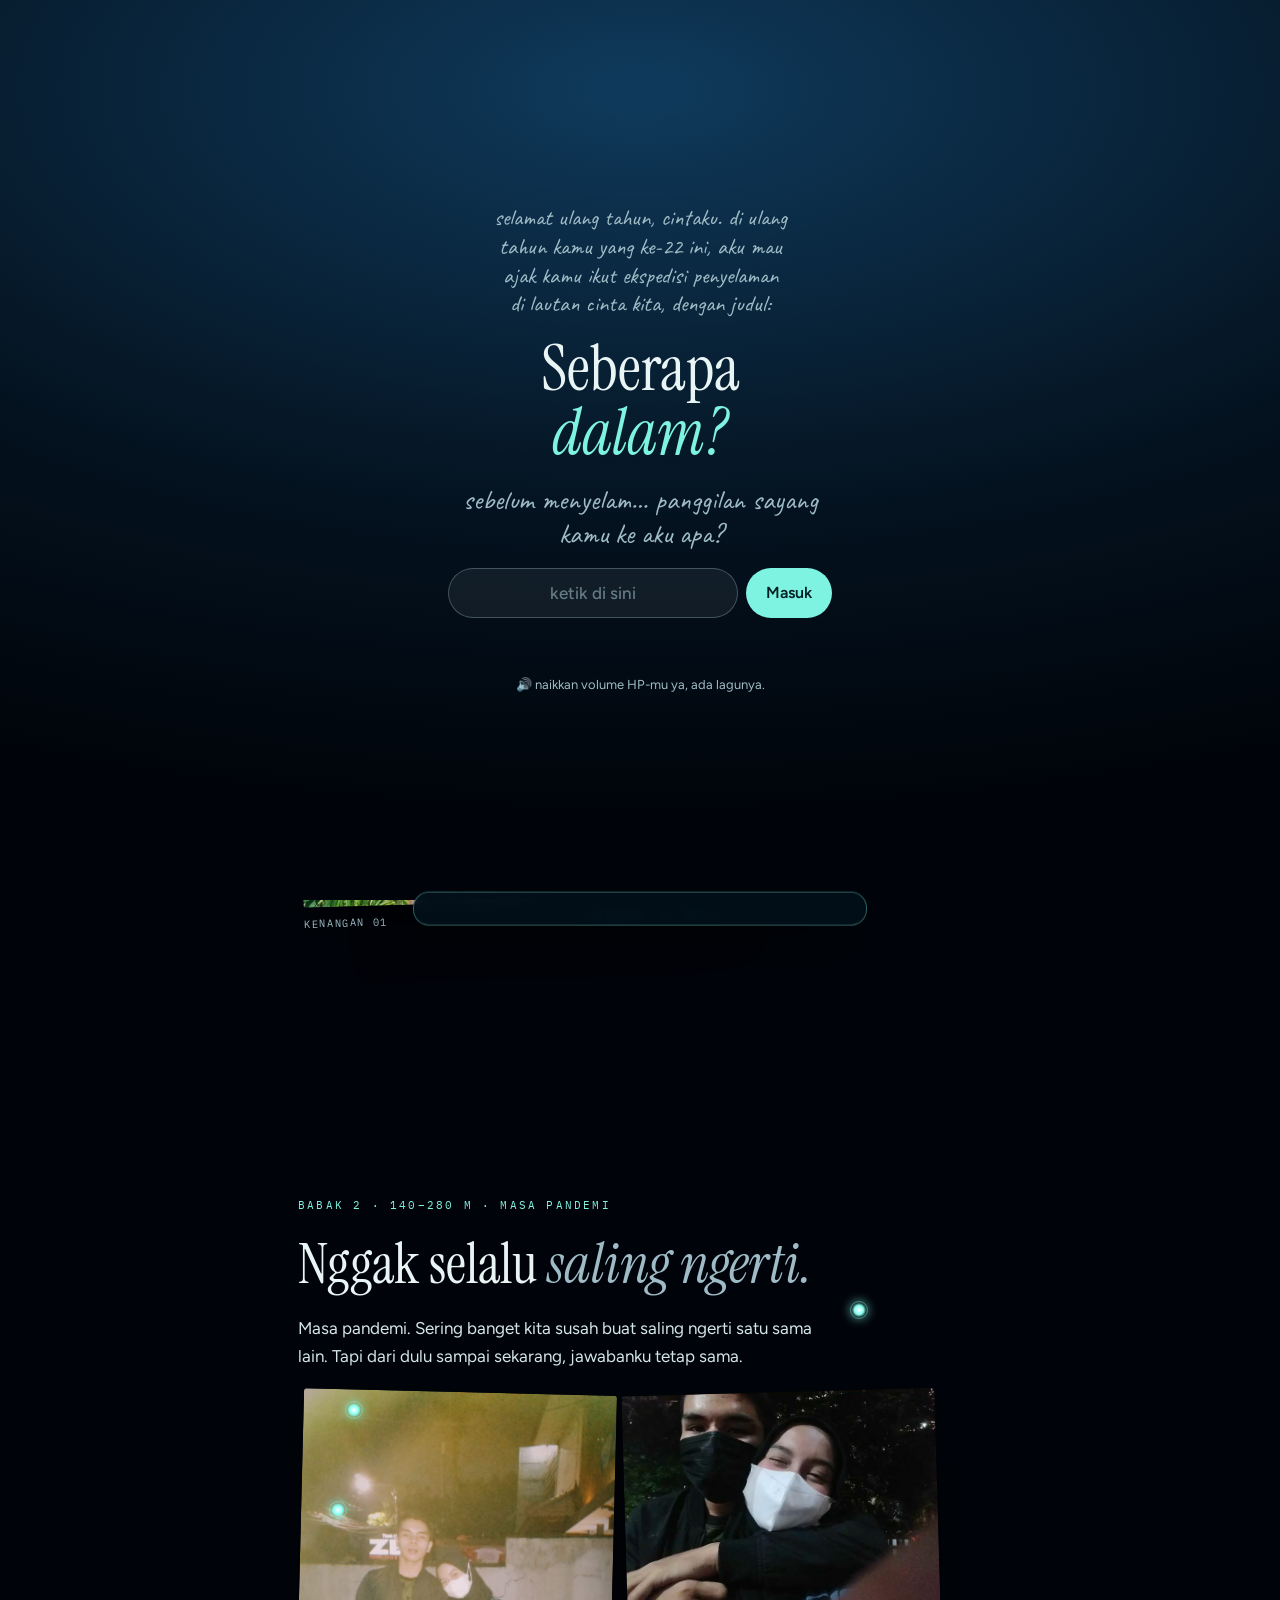
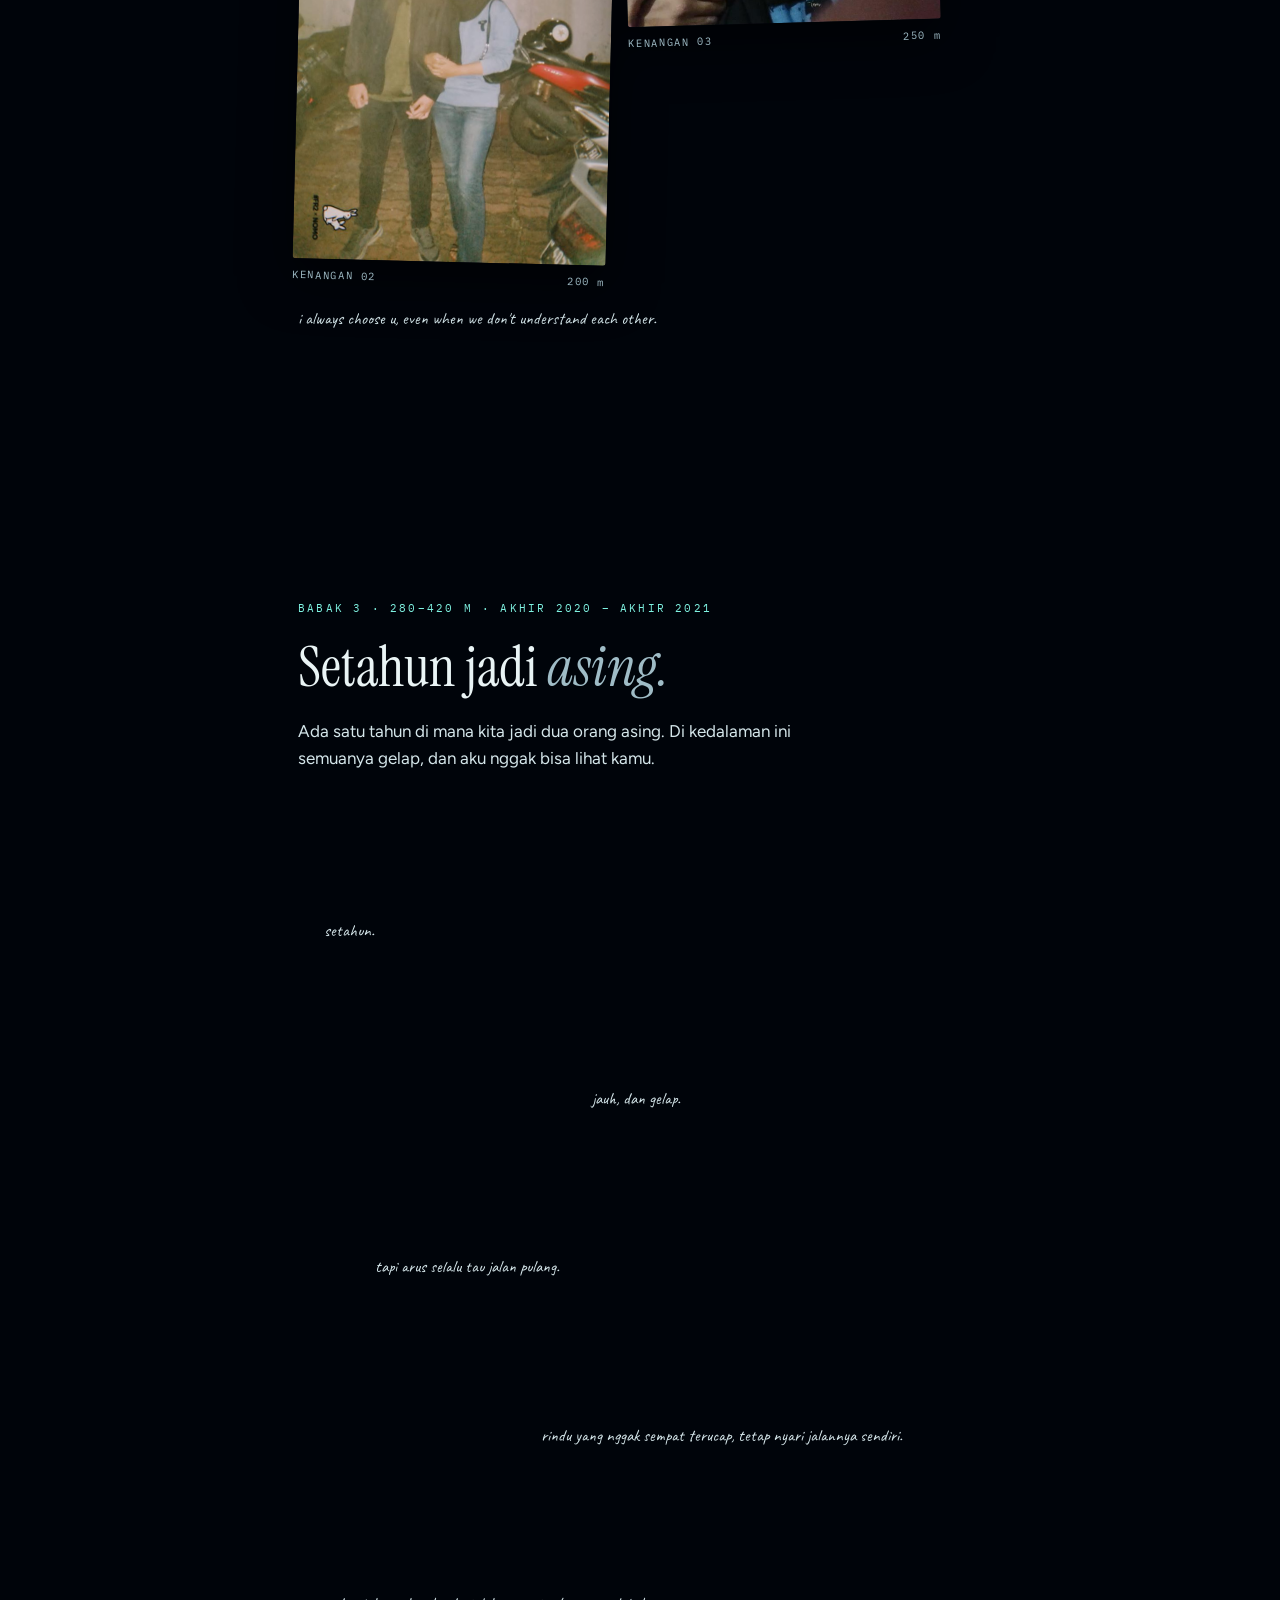
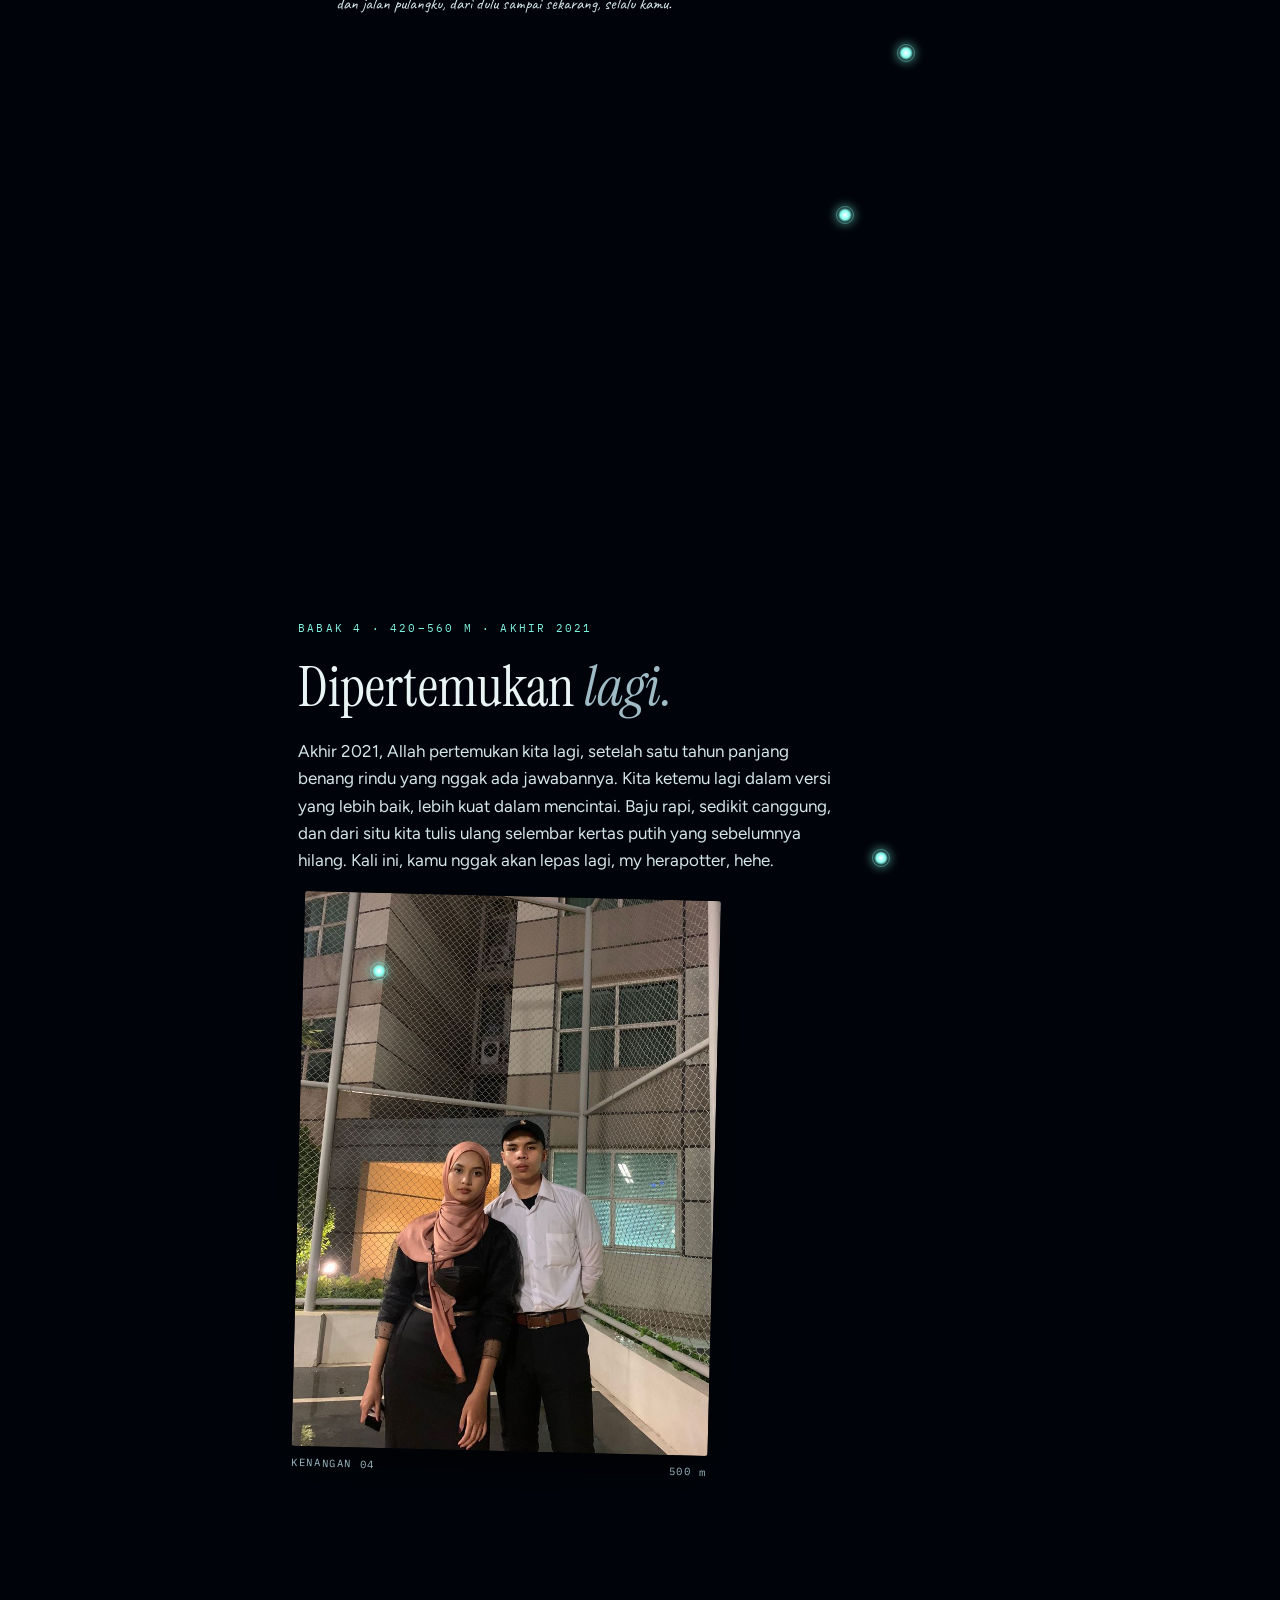
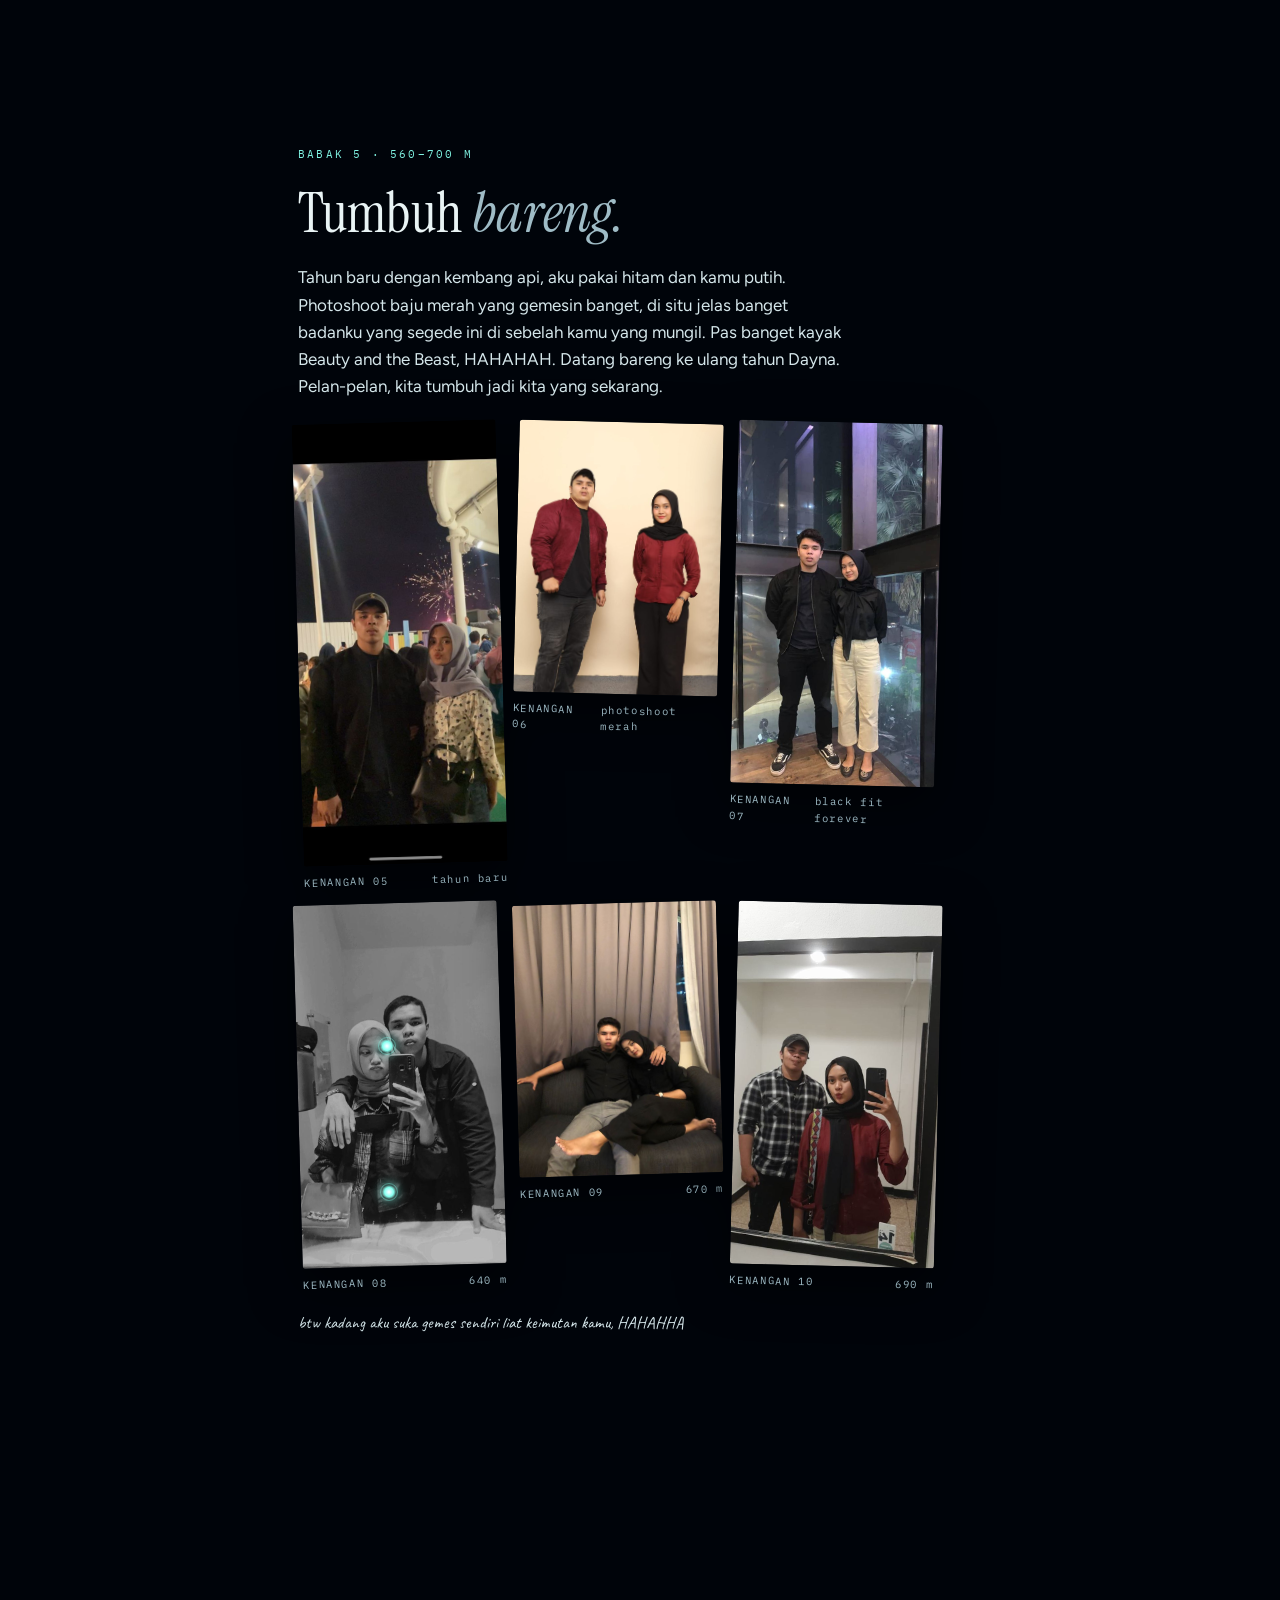
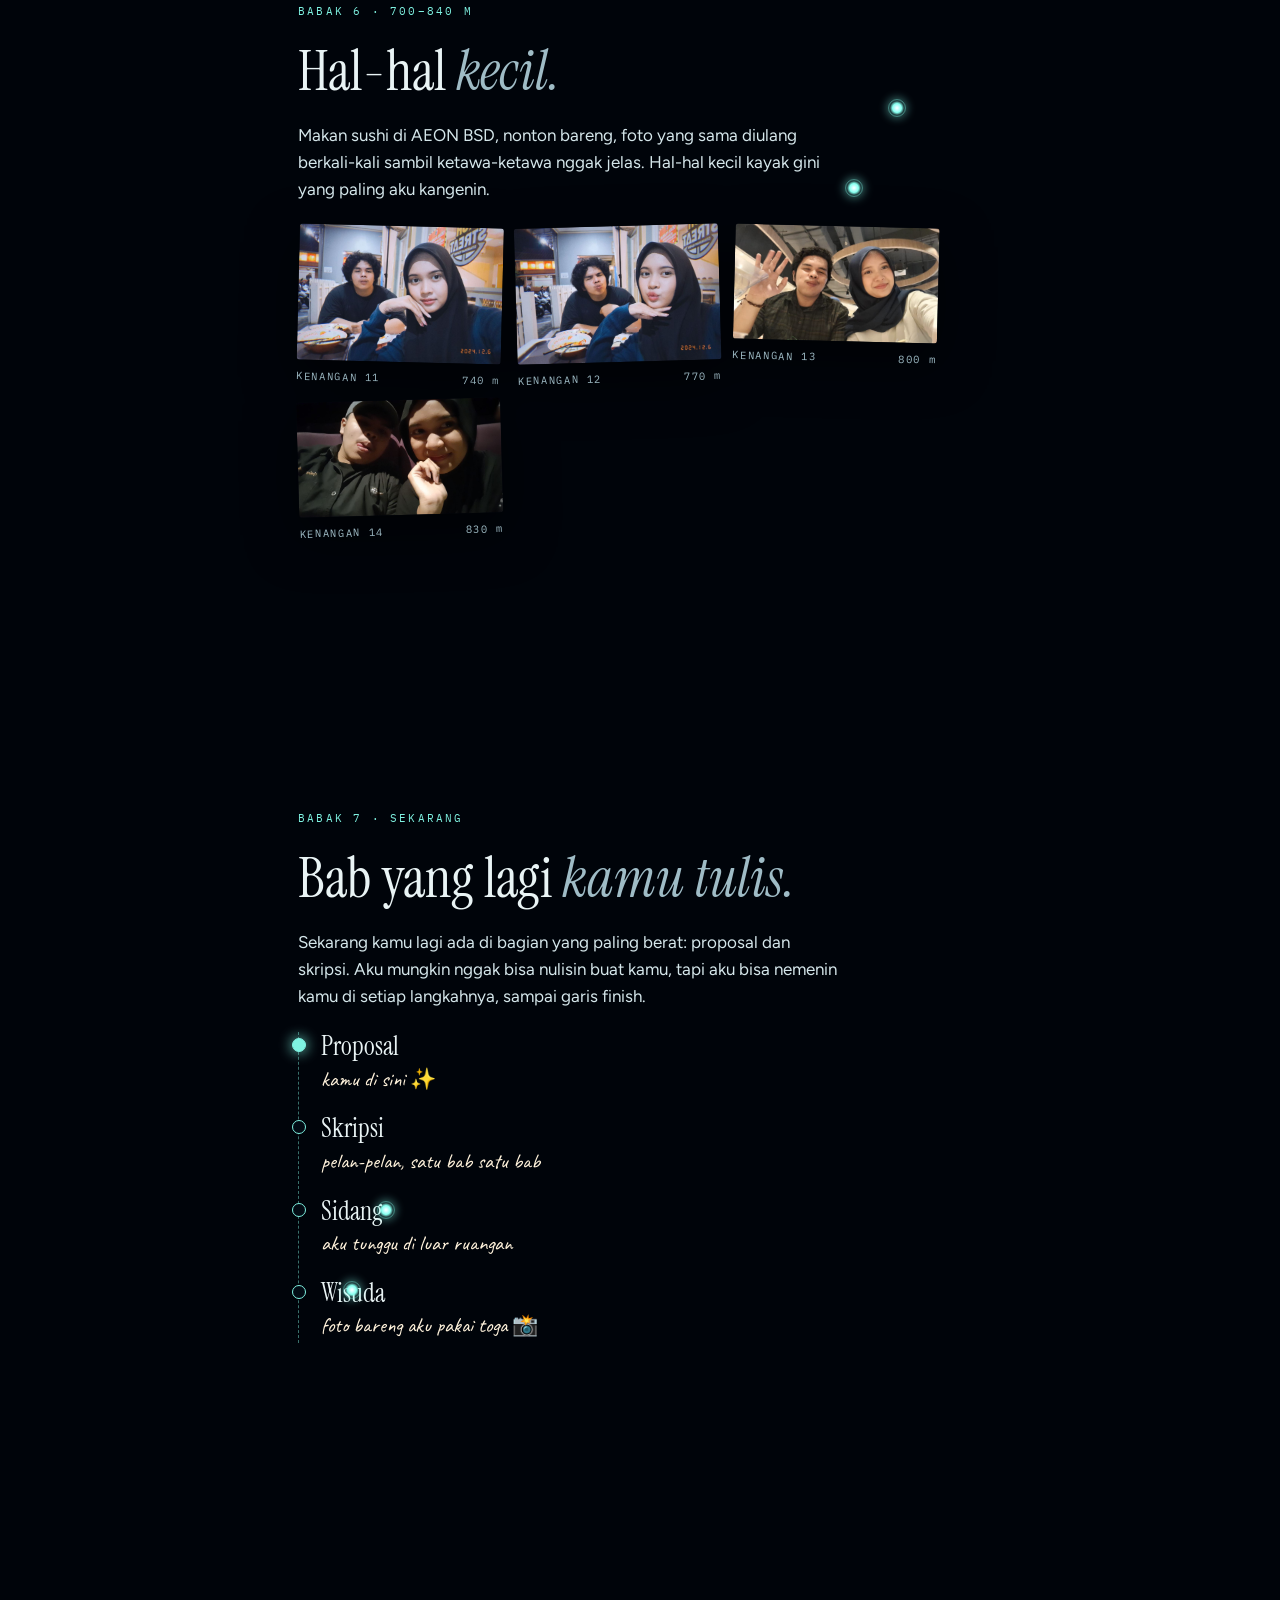
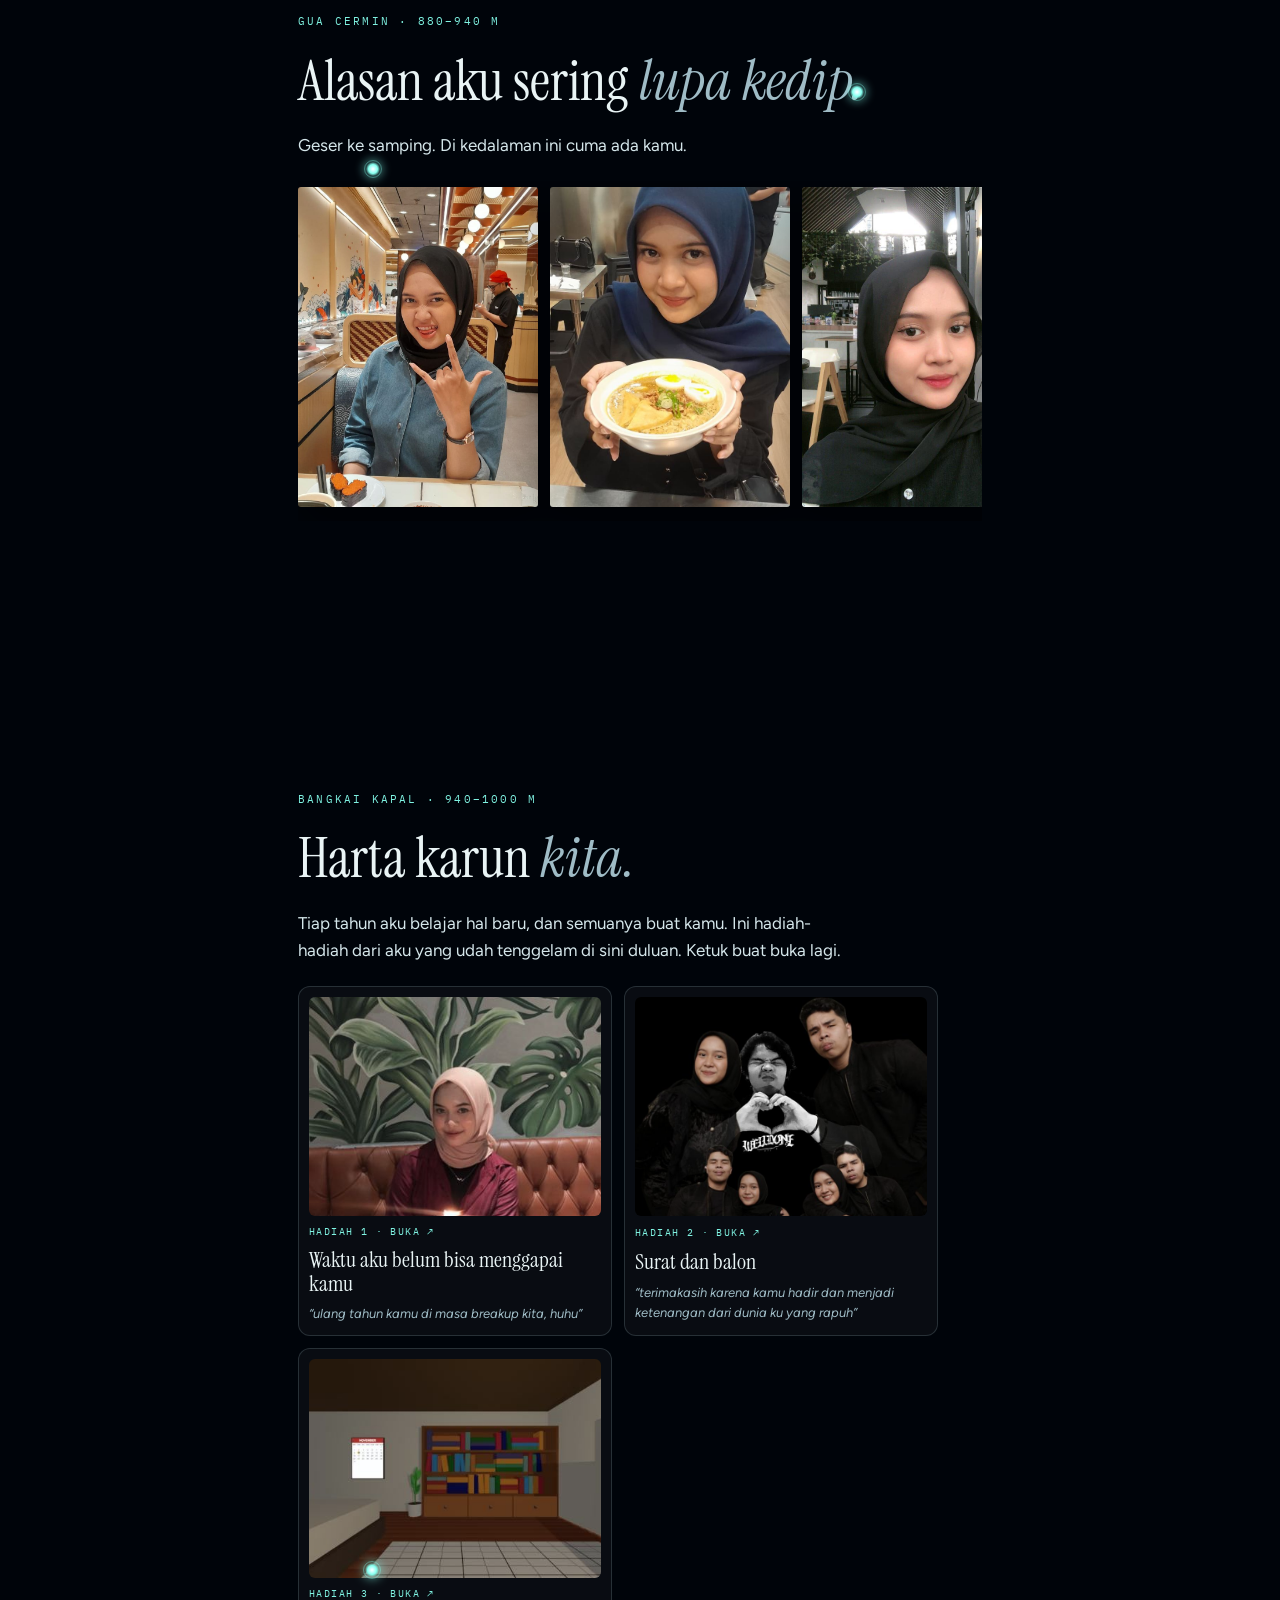
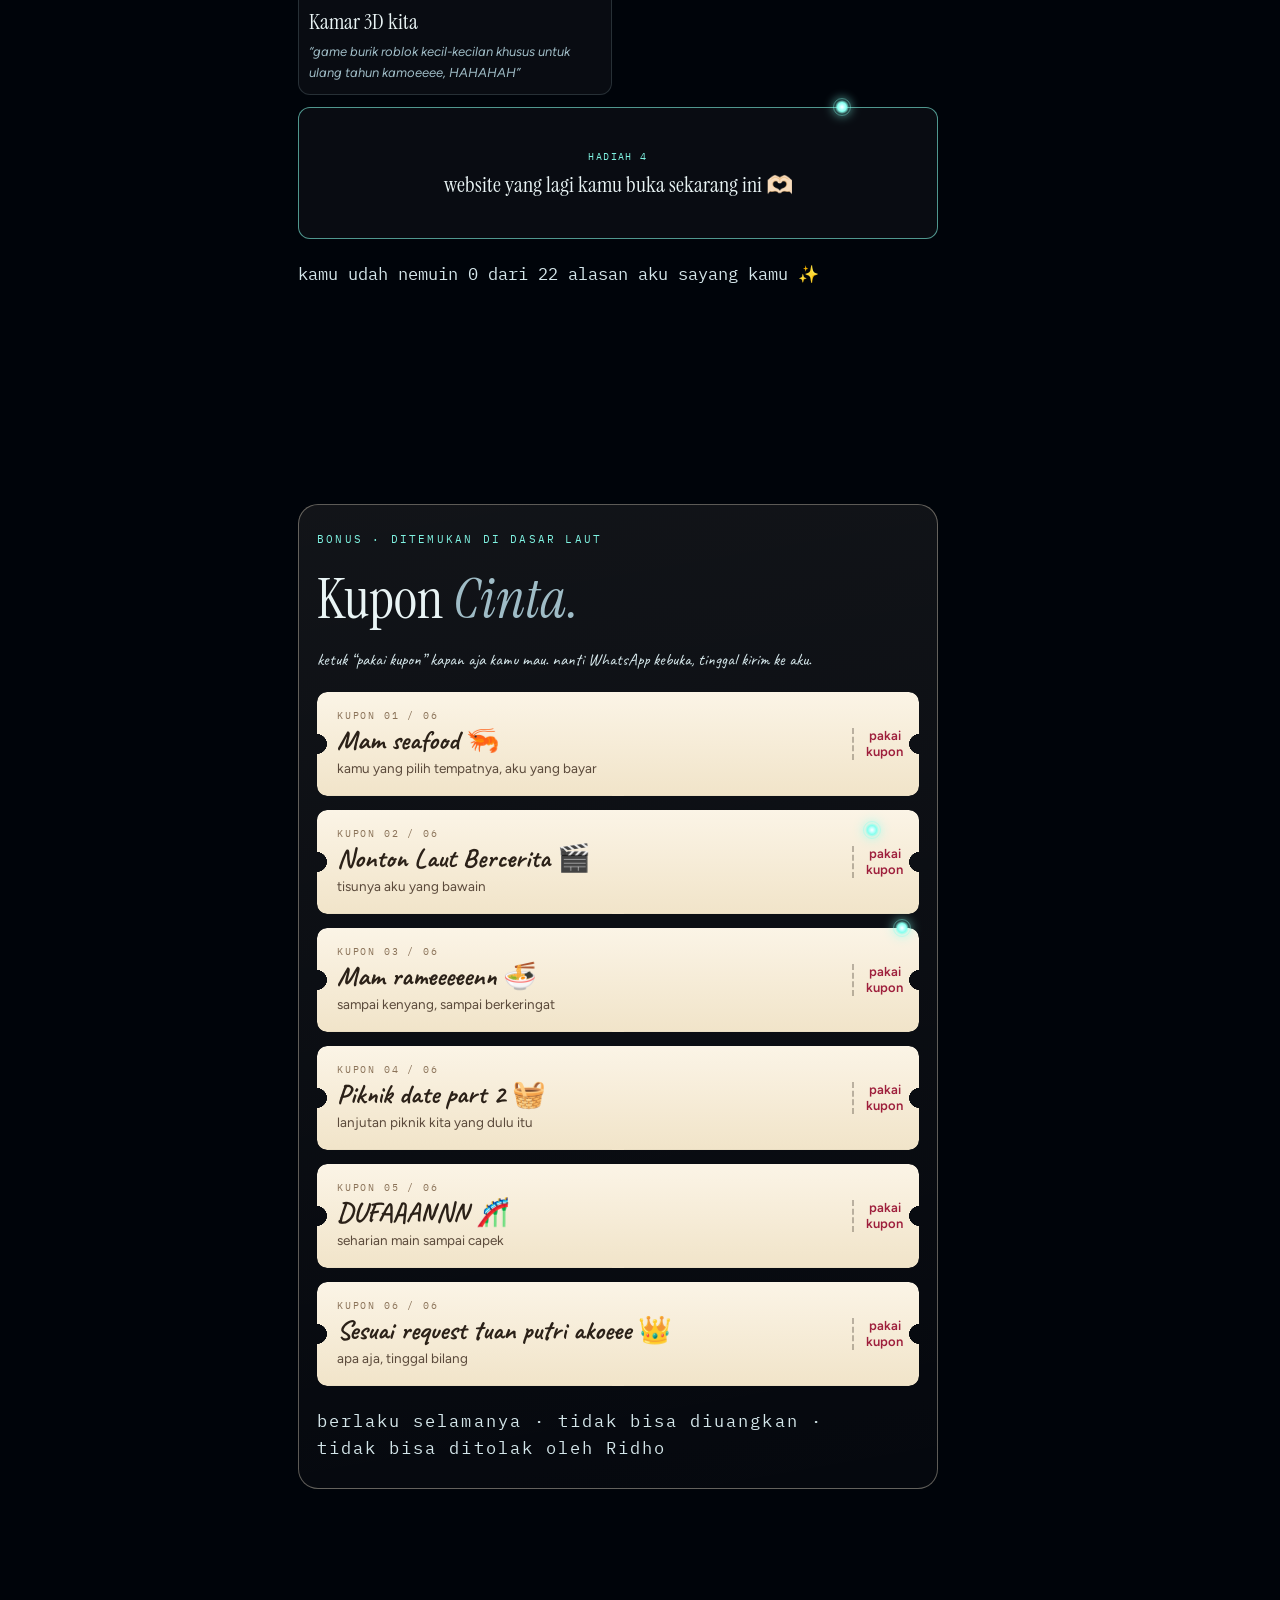
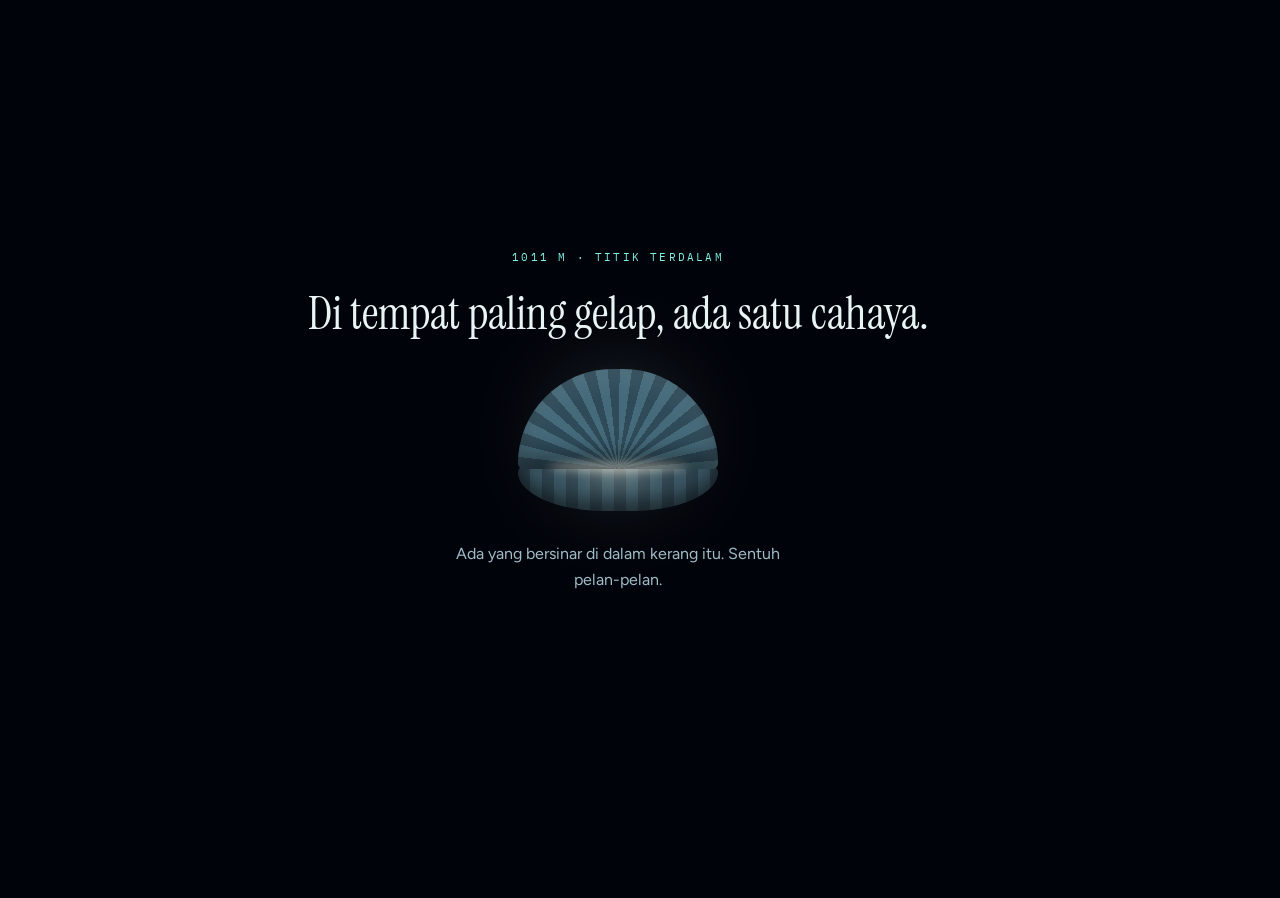
<file: index.html>
<!doctype html>
<html lang="id">
<head>
<meta charset="utf-8">
<meta name="viewport" content="width=device-width,initial-scale=1,viewport-fit=cover">
<meta name="theme-color" content="#04121f">
<meta property="og:title" content="Seberapa Dalam?">
<meta property="og:description" content="untuk Hera, permataku · 10 November 2026">
<meta property="og:image" content="https://seberapadalam.vercel.app/og.jpg">
<meta property="og:image:width" content="1200"><meta property="og:image:height" content="630">
<meta property="og:url" content="https://seberapadalam.vercel.app/">
<meta property="og:type" content="website">
<meta name="twitter:card" content="summary_large_image">
<link rel="icon" href="icon.png"><link rel="apple-touch-icon" href="icon.png">
<style>:root{padding-top:env(safe-area-inset-top,0px);padding-bottom:env(safe-area-inset-bottom,0px)}body{margin:0;font:14px system-ui,-apple-system,"Segoe UI",sans-serif}img{max-width:100%}[hidden]{display:none!important}</style>
</head>
<body>
<title>Seberapa Dalam</title>
<meta name="claude:viewport-fit-sides" content="cover">
<link rel="preconnect" href="https://fonts.googleapis.com">
<link rel="preconnect" href="https://fonts.gstatic.com" crossorigin>
<link rel="stylesheet" href="https://fonts.googleapis.com/css2?family=Instrument+Serif:ital@0;1&family=Figtree:wght@400;500;600&family=IBM+Plex+Mono:wght@400;500&family=Caveat:wght@500;700&display=swap">
<style>
/* Layout: one long vertical dive. Fixed sea canvas behind, depth gauge on the right edge,
   chapters as "specimens" found at each depth, a pearl at 1011 m (10/11), sunrise at the end. */
:root{
  --sea-top:#0d3556; --sea-mid:#06263b; --abyss:#020b14; --ink:#00040a;
  --foam:#e9f4f5; --mist:#9fbcc6; --glow:#7ff3e2; --coral:#e2566a; --pearl:#fff3dc;
  --display:"Instrument Serif", "Iowan Old Style", Georgia, serif;
  --body:"Figtree", system-ui, -apple-system, "Segoe UI", sans-serif;
  --mono:"IBM Plex Mono", ui-monospace, Menlo, monospace;
  --hand:"Caveat", "Segoe Print", cursive;
  --beat:.35;
  color-scheme:dark;
}
[hidden]{display:none!important}
html,body{background:var(--ink);color:var(--foam)}
body{font-family:var(--body);font-size:16px;line-height:1.6;overflow-x:hidden}
body.locked{overflow:hidden;height:100%}
#sea{position:fixed;inset:0;width:100%;height:100%;z-index:0;display:block}
.wrap{position:relative;z-index:2;padding-left:max(16px,env(safe-area-inset-left,0px));padding-right:max(16px,env(safe-area-inset-right,0px))}
button{font:inherit;color:inherit;cursor:pointer}
:focus-visible{outline:2px solid var(--glow);outline-offset:3px}

/* ---------- overlays: gate + surface ---------- */
.screen{position:fixed;inset:0;z-index:20;display:grid;place-items:center;text-align:center;
  padding:max(24px,env(safe-area-inset-top,0px)) max(20px,env(safe-area-inset-right,0px)) max(24px,env(safe-area-inset-bottom,0px)) max(20px,env(safe-area-inset-left,0px));
  transition:opacity 1.2s ease, visibility 1.2s}
.screen.gone{opacity:0;visibility:hidden;pointer-events:none}
.gate{background:radial-gradient(120% 80% at 50% 10%, #0f3a5c 0%, #04121f 60%, #00040a 100%)}
.gate .inner{max-width:24rem;width:100%;min-width:0;display:grid;grid-template-columns:minmax(0,1fr);gap:18px}
.screen > *{max-width:100%;min-width:0}
.surface .inner,.lock .inner{width:100%;grid-template-columns:minmax(0,1fr)}
.eyebrow{font-family:var(--mono);font-size:11px;letter-spacing:.22em;text-transform:uppercase;color:var(--mist)}
.gate h1{font-family:var(--display);font-weight:400;font-size:clamp(40px,11vw,64px);line-height:1;margin:0;text-wrap:balance}
.gate h1 em{color:var(--glow)}
.gate p{margin:0;color:var(--mist)}
.ask{font-family:var(--hand);font-size:28px;color:var(--foam);line-height:1.2}
.field{display:flex;gap:8px}
.field input{flex:1;min-width:0;width:100%;background:rgba(255,255,255,.06);border:1px solid rgba(159,188,198,.35);border-radius:999px;
  padding:12px 18px;color:var(--foam);font:500 17px var(--body);text-align:center}
.field input::placeholder{color:rgba(159,188,198,.6)}
.btn{background:var(--glow);color:#032125;border:0;border-radius:999px;padding:12px 20px;font-weight:600}
.btn.ghost{background:transparent;color:var(--foam);border:1px solid rgba(233,244,245,.4)}
.hint{min-height:1.5em;font-size:14px;color:var(--coral)}
.shake{animation:shake .45s}
@keyframes shake{20%,60%{transform:translateX(-8px)}40%,80%{transform:translateX(8px)}}

.surface{background:linear-gradient(#020a14 0%, #071d33 55%, #0d3556 100%);touch-action:none;user-select:none;-webkit-user-select:none}
.moon{position:absolute;top:12%;left:50%;width:84px;height:84px;margin-left:-42px;border-radius:50%;
  background:radial-gradient(circle at 38% 38%, #fffaf0, #f3e3c3 60%, #d9c39d);box-shadow:0 0 60px 18px rgba(255,243,220,.18)}
.surface .inner{position:relative;max-width:22rem;display:grid;gap:14px;margin-top:10vh}
.surface h2{font-family:var(--display);font-weight:400;font-size:clamp(34px,9vw,48px);line-height:1.05;margin:0;text-wrap:balance}
.surface p{margin:0;color:var(--mist)}
.blow{position:relative;width:132px;height:132px;margin:10px auto 0;border-radius:50%;border:1px solid rgba(127,243,226,.5);
  display:grid;place-items:center;background:radial-gradient(circle, rgba(127,243,226,.12), transparent 70%)}
.blow svg{position:absolute;inset:-6px;width:144px;height:144px;transform:rotate(-90deg)}
.blow circle{fill:none;stroke-width:4}
.blow .track{stroke:rgba(127,243,226,.15)}
.blow .fill{stroke:var(--glow);stroke-linecap:round;stroke-dasharray:440;stroke-dashoffset:440;transition:stroke-dashoffset .12s linear}
.blow span{font-family:var(--hand);font-size:26px;line-height:1}
.blow.pulse{animation:pulse 2.4s ease-in-out infinite}
@keyframes pulse{50%{box-shadow:0 0 0 14px rgba(127,243,226,0)} 0%{box-shadow:0 0 0 0 rgba(127,243,226,.35)}}
.small{font-size:13px;color:var(--mist)}
.mic{font-size:13px}
.mic button{background:none;border:0;color:var(--glow);text-decoration:underline;padding:4px}

/* ---------- gauge ---------- */
.gauge{position:fixed;z-index:10;top:50%;transform:translateY(-50%);right:max(8px,env(safe-area-inset-right,0px));
  height:52vh;width:46px;display:flex;flex-direction:column;align-items:center;opacity:0;transition:opacity 1s;pointer-events:none}
.gauge.on{opacity:1}
.gauge .rail{position:relative;flex:1;width:1px;background:linear-gradient(rgba(233,244,245,.5),rgba(233,244,245,.08))}
.gauge .dot{position:absolute;left:-4px;top:0;width:9px;height:9px;border-radius:50%;background:var(--glow);box-shadow:0 0 12px var(--glow)}
.gauge .read{font-family:var(--mono);font-size:11px;line-height:1.3;text-align:center;color:var(--foam);margin-top:8px;font-variant-numeric:tabular-nums}
.gauge .read b{display:block;font-weight:500;font-size:13px}
.gauge .gcount{display:block;margin-top:8px;color:var(--glow);font-size:11px}
.gauge .lbl{font-family:var(--mono);font-size:9px;letter-spacing:.18em;color:var(--mist);margin-bottom:8px}

/* ---------- dive ---------- */
.dive{max-width:40rem;margin:0 auto;padding-right:44px}
.chapter{position:relative;padding-block:22vh 8vh;display:grid;gap:22px}
.chapter:first-child{padding-top:30vh}
.depth{font-family:var(--mono);font-size:11px;letter-spacing:.2em;text-transform:uppercase;color:var(--glow)}
.chapter h3{font-family:var(--display);font-weight:400;font-size:clamp(34px,8.5vw,56px);line-height:1.02;margin:0;text-wrap:balance}
.chapter h3 em{color:var(--mist)}
.chapter p{margin:0;max-width:34rem;color:#d4e6ea;font-size:17px}
.specimens{display:grid;grid-template-columns:repeat(auto-fit,minmax(150px,1fr));gap:14px;align-items:start}
.specimens.one{grid-template-columns:minmax(0,26rem)}
figure{margin:0;min-width:0}
figure img{display:block;width:100%;height:auto;border-radius:3px;box-shadow:0 18px 50px rgba(0,0,0,.55)}
figure.tilt-l{transform:rotate(-1.6deg)} figure.tilt-r{transform:rotate(1.4deg)}
figcaption{font-family:var(--mono);font-size:10.5px;letter-spacing:.06em;color:var(--mist);margin-top:8px;display:flex;justify-content:space-between;gap:8px}
.note{font-family:var(--hand);font-size:24px;line-height:1.25;color:var(--pearl)}

/* strip of Hera */
.strip{display:flex;gap:12px;overflow-x:auto;scroll-snap-type:x mandatory;padding:6px 2px 14px;margin-right:-44px}
.strip figure{flex:0 0 62%;max-width:15rem;scroll-snap-align:start}
.strip img{aspect-ratio:3/4;object-fit:cover}

/* glowing reasons */
.orb{position:absolute;width:40px;height:40px;border-radius:50%;border:0;padding:0;z-index:3;background:transparent;-webkit-tap-highlight-color:transparent;
  animation:float 6s ease-in-out infinite;filter:brightness(calc(.6 + var(--beat) * 1.3))}
.orb::before{content:"";position:absolute;inset:13px;border-radius:50%;
  background:radial-gradient(circle,#f2fffd 0%,var(--glow) 45%,rgba(127,243,226,0) 80%);box-shadow:0 0 10px 3px rgba(127,243,226,.45)}
.orb::after{content:"";position:absolute;inset:11px;border-radius:50%;border:1px solid rgba(127,243,226,.35);animation:ring 3.2s ease-out infinite}
@keyframes ring{from{transform:scale(1);opacity:.8}to{transform:scale(2.1);opacity:0}}
.orb.got{opacity:.22;animation:none}
.orb.got::after{display:none}
@keyframes float{50%{transform:translate(6px,-12px)}}
@keyframes flick{50%{filter:brightness(.6)}}
.toast{position:fixed;z-index:30;left:50%;bottom:max(22px,env(safe-area-inset-bottom,0px));transform:translate(-50%,140%);
  width:min(26rem,calc(100% - 32px));background:rgba(2,16,26,.92);border:1px solid rgba(127,243,226,.35);border-radius:16px;
  padding:14px 18px;backdrop-filter:blur(8px);transition:transform .5s cubic-bezier(.2,.8,.2,1);box-shadow:0 20px 60px rgba(0,0,0,.6)}
.toast.show{transform:translate(-50%,0)}
.toast .n{font-family:var(--mono);font-size:10.5px;letter-spacing:.18em;color:var(--glow)}
.toast .t{font-family:var(--hand);font-size:22px;line-height:1.2;margin-top:4px}
.counter{font-family:var(--mono);font-size:11px;color:var(--mist)}

/* archive */
.chests{display:grid;grid-template-columns:repeat(2,minmax(0,1fr));gap:12px}
.chest{position:relative;display:grid;gap:8px;text-align:left;background:rgba(255,255,255,.035);border:1px solid rgba(159,188,198,.2);
  border-radius:12px;padding:10px;color:var(--foam);text-decoration:none;min-width:0}
.chest img{width:100%;aspect-ratio:4/3;object-fit:cover;border-radius:6px;filter:saturate(.8)}
.chest b{font-family:var(--display);font-weight:400;font-size:22px;line-height:1.1}
.chest small{font-family:var(--mono);font-size:10px;letter-spacing:.14em;color:var(--glow)}
.chest q{font-size:13px;color:var(--mist);font-style:italic}
.chest.now{border-color:rgba(127,243,226,.6);display:grid;place-content:center;text-align:center;min-height:180px}
a.chest:hover{border-color:var(--glow)}

/* pearl */
.abyss{padding-block:40vh 34vh;display:grid;justify-items:center;text-align:center;gap:22px}
.pearl{width:110px;height:110px;border-radius:50%;border:0;
  background:radial-gradient(circle at 35% 30%, #fff 0%, var(--pearl) 30%, #e6cfa6 62%, #9b8462 100%);
  box-shadow:0 0 40px 10px rgba(255,243,220,.35), 0 0 120px 40px rgba(255,243,220,.12);animation:breathe 3.6s ease-in-out infinite}
@keyframes breathe{50%{box-shadow:0 0 60px 18px rgba(255,243,220,.5),0 0 160px 60px rgba(255,243,220,.18)}}
.abyss h3{font-family:var(--display);font-weight:400;font-size:clamp(30px,8vw,46px);margin:0;line-height:1.05;text-wrap:balance}
.abyss p{margin:0;color:var(--mist);max-width:22rem}

/* letter */
.letter{position:fixed;inset:0;z-index:40;overflow-y:auto;background:rgba(0,4,10,.86);backdrop-filter:blur(6px);
  padding:max(28px,env(safe-area-inset-top,0px)) max(16px,env(safe-area-inset-right,0px)) max(28px,env(safe-area-inset-bottom,0px)) max(16px,env(safe-area-inset-left,0px))}
.paper{max-width:34rem;margin:0 auto;background:linear-gradient(#fbf4e6,#f3e8d2);color:#2b2118;border-radius:4px;padding:30px 24px 26px;
  box-shadow:0 30px 80px rgba(0,0,0,.6);font-family:var(--hand);font-size:23px;line-height:1.38}
.paper .date{font-family:var(--mono);font-size:11px;letter-spacing:.16em;color:#8a7258;margin-bottom:10px}
.paper p{margin:0 0 .7em;white-space:pre-wrap}
.paper .sig{text-align:right;font-size:28px}
.paper .caret{display:inline-block;width:2px;height:1em;background:#2b2118;vertical-align:-3px;animation:blink 1s steps(1) infinite}
@keyframes blink{50%{opacity:0}}
.letter-actions{max-width:34rem;margin:18px auto 0;display:flex;flex-wrap:wrap;gap:10px;justify-content:center}

/* sunrise */
.sunrise{position:fixed;inset:0;z-index:50;display:grid;place-items:center;text-align:center;overflow:hidden;
  background:linear-gradient(#1d2a55 0%, #8a4a78 38%, #f08a6a 66%, #ffd89a 100%);opacity:0;visibility:hidden;transition:opacity 2.2s ease, visibility 2.2s;
  padding:max(24px,env(safe-area-inset-top,0px)) max(20px,env(safe-area-inset-right,0px)) max(24px,env(safe-area-inset-bottom,0px)) max(20px,env(safe-area-inset-left,0px))}
.sunrise.on{opacity:1;visibility:visible}
.sun{position:absolute;left:50%;bottom:-140px;width:280px;height:280px;margin-left:-140px;border-radius:50%;
  background:radial-gradient(circle,#fff6d8 0%,#ffd27a 55%,rgba(255,210,122,0) 72%);transition:bottom 4s cubic-bezier(.2,.7,.2,1) .6s}
.sunrise.on .sun{bottom:4vh}
.sunrise .inner{position:relative;z-index:2;display:grid;gap:14px;max-width:26rem;color:#2a0f1f}
.sunrise .eyebrow{color:#4a1f37}
.sunrise h2{font-family:var(--display);font-weight:400;font-size:clamp(44px,13vw,80px);line-height:.95;margin:0;text-wrap:balance}
.sunrise h2 em{color:#9e1f3c}
.sunrise .name{font-family:var(--mono);font-size:12px;letter-spacing:.18em;text-transform:uppercase}
.sunrise .gift{font-family:var(--hand);font-size:27px;line-height:1.2}
.sunrise .btn{background:#2a0f1f;color:#ffe9c9}
#confetti{position:absolute;inset:0;width:100%;height:100%;z-index:1;pointer-events:none}

/* countdown lock */
.lock{background:radial-gradient(120% 80% at 50% 10%, #1b4766 0%, #06182a 60%, #00040a 100%)}
.lock::before{content:"";position:absolute;inset:0;pointer-events:none;opacity:.35;
  background:repeating-linear-gradient(115deg, rgba(220,240,250,.08) 0 1px, transparent 1px 38px),repeating-linear-gradient(35deg, rgba(220,240,250,.06) 0 1px, transparent 1px 54px)}
.lock .inner{position:relative;max-width:24rem;display:grid;gap:16px}
.lock h1{font-family:var(--display);font-weight:400;font-size:clamp(40px,11vw,64px);line-height:1;margin:0}
.lock h1 em{color:var(--glow)}
.count{font-family:var(--mono);font-weight:500;font-size:clamp(34px,10vw,52px);letter-spacing:.04em;font-variant-numeric:tabular-nums;color:var(--pearl);user-select:none;-webkit-user-select:none}
.count small{display:block;font-size:12px;letter-spacing:.2em;color:var(--mist);margin-top:4px}

.greet{margin:0;font-family:var(--hand);font-size:23px;line-height:1.25;color:var(--pearl);text-wrap:balance}
.moon{cursor:pointer}

.dark-year{min-height:150vh;align-content:start}
.drift{font-family:var(--hand);font-size:30px;line-height:1.2;color:var(--pearl);margin-top:14vh!important}

.route{list-style:none;margin:0;padding:0 0 0 22px;display:grid;gap:18px;border-left:1px dashed rgba(127,243,226,.45)}
.route li{position:relative;display:grid;gap:2px}
.route li::before{content:"";position:absolute;left:-29px;top:6px;width:12px;height:12px;border-radius:50%;background:var(--abyss);border:1px solid var(--glow)}
.route li.here::before{background:var(--glow);box-shadow:0 0 14px var(--glow)}
.route b{font-family:var(--display);font-weight:400;font-size:26px;line-height:1.1}
.route span{font-family:var(--hand);font-size:21px;color:var(--pearl)}

/* coupons */
.chest.now{grid-column:1 / -1;min-height:110px}
.coupon-chest{font:inherit;cursor:pointer;border-color:rgba(255,243,220,.45);background:linear-gradient(160deg,rgba(255,243,220,.10),rgba(255,255,255,.03))}
.coupon-chest .ticket-ico{font-size:44px;line-height:1;display:grid;place-items:center;aspect-ratio:4/3;border-radius:6px;background:rgba(255,243,220,.08)}
.coupons{position:fixed;inset:0;z-index:42;overflow-y:auto;background:rgba(0,4,10,.88);backdrop-filter:blur(6px);
  padding:max(24px,env(safe-area-inset-top,0px)) max(16px,env(safe-area-inset-right,0px)) max(28px,env(safe-area-inset-bottom,0px)) max(16px,env(safe-area-inset-left,0px))}
.coupons-in{max-width:30rem;margin:0 auto;display:grid;gap:14px}
.coupons-head{display:flex;justify-content:space-between;align-items:flex-end;gap:12px}
.coupons h3{font-family:var(--display);font-weight:400;font-size:42px;line-height:1;margin:4px 0 0}
.close{background:none;border:1px solid rgba(233,244,245,.35);border-radius:999px;width:40px;height:40px;color:var(--foam);font-size:16px;flex:none}
.coupons-note{margin:0;font-family:var(--hand);font-size:23px;line-height:1.2;color:var(--pearl)}
.ticket-list{display:grid;gap:14px}
.coupon-sec{border:1px solid rgba(255,243,220,.35);border-radius:20px;padding:26px 18px!important;margin-top:16vh;background:linear-gradient(170deg,rgba(255,243,220,.07),rgba(255,255,255,.02))}
.coupon-sec .fine{text-align:left}
.ticket{position:relative;display:grid;grid-template-columns:minmax(0,1fr) auto;align-items:center;gap:12px;
  background:linear-gradient(#fbf4e6,#f1e4c9);color:#2b2118;border-radius:10px;padding:16px 16px 16px 20px;overflow:hidden;
  -webkit-mask:radial-gradient(circle 10px at 0 50%,#0000 98%,#000) left/51% 100% no-repeat, radial-gradient(circle 10px at 100% 50%,#0000 98%,#000) right/51% 100% no-repeat;
          mask:radial-gradient(circle 10px at 0 50%,#0000 98%,#000) left/51% 100% no-repeat, radial-gradient(circle 10px at 100% 50%,#0000 98%,#000) right/51% 100% no-repeat}
.ticket .no{font-family:var(--mono);font-size:10px;letter-spacing:.18em;color:#8a7258}
.ticket .tt{font-family:var(--hand);font-weight:700;font-size:27px;line-height:1.05;margin-top:2px}
.ticket .ds{font-size:13.5px;color:#5b4a3b;margin-top:4px}
.ticket a{border-left:2px dashed rgba(43,33,24,.3);padding-left:12px;color:#9e1f3c;font:600 13px var(--body);text-decoration:none;text-align:center;line-height:1.25;writing-mode:horizontal-tb}
.ticket .stamp{position:absolute;right:62px;top:50%;transform:translateY(-50%) rotate(-14deg);border:3px solid #9e1f3c;color:#9e1f3c;border-radius:6px;
  padding:2px 10px;font:700 15px var(--mono);letter-spacing:.2em;opacity:0;transition:opacity .4s, transform .4s}
.ticket.used .stamp{opacity:.8;transform:translateY(-50%) rotate(-14deg) scale(1)}
.fine{margin:4px 0 0;font-family:var(--mono);font-size:10px;letter-spacing:.12em;color:var(--mist);text-align:center}

/* intro */
.intro{background:#000}
.intro-line{font-family:var(--display);font-size:clamp(28px,7.5vw,44px);line-height:1.15;max-width:20rem;margin:0;text-wrap:balance;
  opacity:0;transform:translateY(8px);transition:opacity 1.1s ease, transform 1.1s ease}
.intro-line.show{opacity:1;transform:none}
.intro-line em{color:var(--glow)}
.skip{position:absolute;right:max(16px,env(safe-area-inset-right,0px));bottom:max(18px,env(safe-area-inset-bottom,0px));
  background:none;border:0;color:var(--mist);font:12px var(--mono);letter-spacing:.16em;text-transform:uppercase;padding:8px}

/* cake */
.cake-stage{position:relative;z-index:2;display:grid;gap:12px;justify-items:center;max-width:24rem;color:#2a0f1f;transition:opacity 1.2s}
.cake-stage.gone{opacity:0;pointer-events:none}
.cake-stage h3{font-family:var(--display);font-weight:400;font-size:clamp(34px,10vw,52px);line-height:1;margin:0;text-wrap:balance}
.cake-note{font-family:var(--hand);font-size:25px;line-height:1.2;margin:0}
.cake{width:min(78vw,300px);height:auto;overflow:visible}
.cake .flame{transform-box:fill-box;transform-origin:50% 100%;animation:flick .5s ease-in-out infinite alternate;transition:opacity .25s}
.cake.windy .flame{animation-duration:.12s}
.cake .out .flame{opacity:0}
.cake .smoke{opacity:0;transform-box:fill-box}
.cake .out .smoke{animation:smoke 1.4s ease-out forwards}
@keyframes flick{from{transform:scale(1,1) skewX(-3deg)}to{transform:scale(.9,1.12) skewX(3deg)}}
@keyframes smoke{0%{opacity:.7;transform:translateY(0) scale(.6)}100%{opacity:0;transform:translateY(-26px) scale(1.6)}}
.cake-count{font-family:var(--mono);font-size:11px;letter-spacing:.18em;text-transform:uppercase;color:#4a1f37}
.btn.hold{touch-action:none;user-select:none;-webkit-user-select:none;padding:16px 28px}
.btn.hold.on{transform:scale(.96);box-shadow:0 0 0 8px rgba(42,15,31,.15)}
.sunrise .inner.pre{display:none}
.end-actions{display:flex;flex-wrap:wrap;gap:10px;justify-content:center}
.btn.wa{text-decoration:none;display:inline-block}
.btn.ghost-dark{background:transparent;color:#2a0f1f;border:1px solid rgba(42,15,31,.45)}

/* polaroids */
.frames{display:grid;grid-template-columns:repeat(3,minmax(0,1fr));gap:12px}
.polaroid{background:#f6f1e7;padding:8px 8px 10px;border-radius:2px;box-shadow:0 16px 40px rgba(0,0,0,.5);display:grid;gap:8px;min-width:0}
.polaroid .ph{aspect-ratio:1;background:#1b2a33;border:1px dashed rgba(159,188,198,.45)}
.polaroid img{display:block;width:100%;aspect-ratio:3/4;object-fit:cover}
.polaroid span{font-family:var(--hand);font-size:17px;line-height:1.1;color:#3a2c22;text-align:center}
.polaroid.empty .ph{animation:breathe2 4s ease-in-out infinite}
.sunrise .polaroid{width:132px;margin:0 auto;transform:rotate(-4deg)}
.sunrise .polaroid span{font-size:18px}
.tilt-l{transform:rotate(-1.6deg)} .tilt-r{transform:rotate(1.4deg)}

/* torch (flashlight) zone */
#torch{position:fixed;inset:0;z-index:5;pointer-events:none;opacity:0;transition:opacity 1.6s;
  background:radial-gradient(circle at var(--tx,50%) var(--ty,45%), rgba(0,3,7,0) 0, rgba(0,3,7,0) 95px, rgba(0,3,7,.6) 170px, rgba(0,3,7,.965) 260px)}
#torch.on{opacity:1}
.torch-hint{position:fixed;z-index:6;left:50%;top:16%;transform:translateX(-50%);width:min(20rem,80%);text-align:center;
  font-family:var(--hand);font-size:27px;line-height:1.2;color:var(--pearl);opacity:0;transition:opacity 1s;pointer-events:none}
.torch-hint.on{opacity:1}

/* clam */
.clam{position:relative;width:200px;height:160px;border:0;background:none;padding:0;perspective:520px}
.clam .top,.clam .bot{position:absolute;left:0;width:200px;display:block}
.clam .top{top:10px;height:100px;z-index:3;border-radius:100px 100px 6px 6px/100px 100px 6px 6px;transform-origin:50% 100%;
  background:repeating-conic-gradient(from -90deg at 50% 100%, #2f4b5a 0deg 7deg, #456a7a 7deg 14deg);
  box-shadow:inset 0 10px 24px rgba(255,255,255,.08), inset 0 -14px 22px rgba(0,0,0,.45);transition:transform 1.7s cubic-bezier(.3,.7,.2,1)}
.clam .bot{top:108px;height:44px;z-index:1;border-radius:6px 6px 100px 100px/6px 6px 44px 44px;
  background:repeating-linear-gradient(90deg,#253c48 0 12px,#33505e 12px 24px);box-shadow:inset 0 -10px 16px rgba(0,0,0,.5)}
.clam .pearl{position:absolute;z-index:2;left:65px;top:40px;width:70px;height:70px;border-radius:50%;display:block;
  background:radial-gradient(circle at 35% 30%, #fff 0%, var(--pearl) 30%, #e6cfa6 62%, #9b8462 100%);
  box-shadow:0 0 30px 8px rgba(255,243,220,.4), 0 0 90px 30px rgba(255,243,220,.14);
  filter:brightness(calc(.85 + var(--beat) * .7))}
.clam:not(.open)::after{content:"";position:absolute;left:30px;right:30px;top:104px;height:8px;border-radius:50%;z-index:4;
  background:rgba(255,243,220,.55);filter:blur(5px);animation:breathe2 3s ease-in-out infinite}
@keyframes breathe2{50%{opacity:.25}}
.clam.open .top{transform:rotateX(74deg)}
.clam.open .pearl{animation:none;box-shadow:0 0 60px 20px rgba(255,243,220,.6),0 0 200px 80px rgba(255,243,220,.22)}
#flash{position:fixed;inset:0;z-index:35;pointer-events:none;opacity:0;transition:opacity .9s;
  background:radial-gradient(circle at 50% 55%, #fff8e8 0%, rgba(255,243,220,.85) 35%, rgba(255,243,220,0) 75%)}
#flash.on{opacity:1}

/* credits */
.sunrise .inner{transition:opacity 1.2s}
.sunrise.rolling .inner{opacity:0;pointer-events:none}
.credits{position:absolute;inset:0;z-index:3;overflow:hidden;pointer-events:none;opacity:0;transition:opacity 1.5s}
.credits.on{opacity:1}
.roll{position:absolute;left:0;right:0;top:100%;display:grid;gap:30px;text-align:center;color:#2a0f1f;
  padding-left:max(24px,env(safe-area-inset-left,0px));padding-right:max(24px,env(safe-area-inset-right,0px))}
.roll.go{animation:roll 30s linear forwards}
@keyframes roll{to{transform:translateY(calc(-100% - 100vh))}}
.roll h4{font-family:var(--display);font-weight:400;font-size:46px;line-height:1;margin:0}
.roll .sub{font-family:var(--hand);font-size:24px;margin-top:-18px}
.roll div b{display:block;font-family:var(--mono);font-weight:500;font-size:11px;letter-spacing:.2em;text-transform:uppercase;color:#4a1f37}
.roll div span{display:block;font-family:var(--display);font-size:27px;line-height:1.15;margin-top:4px}
.roll .end{font-family:var(--display);font-style:italic;font-size:34px;line-height:1.1;margin-top:30px}

@media (prefers-reduced-motion:reduce){
  *,*::before,*::after{animation:none!important;transition-duration:.01s!important}
}
</style>

<canvas id="sea" aria-hidden="true"></canvas>

<!-- GATE -->
<section class="screen gate" id="gate" aria-label="Gerbang">
  <div class="inner">
    <p class="greet" id="greet"></p>
    <h1>Seberapa <em>dalam?</em></h1>
    <p class="ask" id="askText">sebelum menyelam… kamu biasa manggil aku apa?</p>
    <form class="field" id="gateForm" autocomplete="off">
      <input id="answer" name="answer" aria-label="Jawaban" placeholder="ketik di sini" autocapitalize="off" spellcheck="false">
      <button class="btn" type="submit">Masuk</button>
    </form>
    <div class="hint" id="hint" role="status"></div>
    <p class="small">🔊 naikkan volume HP-mu ya, ada lagunya.</p>
  </div>
</section>


<!-- INTRO (film opening) -->
<section class="screen intro gone" id="intro" aria-label="Pembuka">
  <p class="intro-line" id="introLine" aria-live="polite"></p>
  <button class="skip" id="introSkip" type="button">lewati</button>
</section>

<!-- SURFACE -->
<section class="screen surface gone" id="surface" aria-label="Permukaan laut">
  <div class="moon"></div>
  <div class="inner">
    <div class="eyebrow">0 m · permukaan</div>
    <h2>Mau ikut aku menyelam, cantik?</h2>
    <p id="blowText">Tiup ke mikrofon HP-mu, atau tahan jarimu di lingkaran ini sampai penuh.</p>
    <div class="blow pulse" id="blow" role="button" tabindex="0" aria-label="Tahan untuk menyelam">
      <svg viewBox="0 0 144 144" aria-hidden="true"><circle class="track" cx="72" cy="72" r="70"/><circle class="fill" id="blowFill" cx="72" cy="72" r="70"/></svg>
      <span id="blowLabel">tahan</span>
    </div>
    <div class="mic" id="micRow"><button type="button" id="micBtn">pakai mikrofon (tiup)</button></div>
    <p class="small">nyalakan suara HP-mu 🎧</p>
  </div>
</section>

<!-- GAUGE -->
<div class="gauge" id="gauge" aria-hidden="true">
  <div class="lbl">KEDALAMAN</div>
  <div class="rail"><div class="dot" id="gdot"></div></div>
  <div class="read"><b id="gm">0 m</b><span id="gy">2019</span><span class="gcount" id="gcount">✨ 0/22</span></div>
</div>

<main class="wrap" id="dive" aria-label="Penyelaman">
  <div class="dive" id="diveInner">

    <section class="chapter" data-depth="0" data-year="2019">
      <div class="depth">Babak 1 · 0–140 m · 2019</div>
      <h3>Sengaja <em>dipertemukan.</em></h3>
      <p>2019. Sampai sekarang aku sendiri nggak ngerti kenapa waktu itu bisa tertarik sama kamu. Yang aku tau, kamu itu seseorang yang sengaja Allah pertemukan sama aku.</p>
      <div class="specimens one"><figure class="tilt-l"><img src="img/c1.jpg" width="1100" height="733" alt="Hera dan aku, foto lama" loading="lazy"><figcaption><span>KENANGAN 01</span><span>ditemukan di 120 m</span></figcaption></figure></div>
    </section>

    <section class="chapter" data-depth="140" data-year="2020">
      <div class="depth">Babak 2 · 140–280 m · masa pandemi</div>
      <h3>Nggak selalu <em>saling ngerti.</em></h3>
      <p>Masa pandemi. Sering banget kita susah buat saling ngerti satu sama lain. Tapi dari dulu sampai sekarang, jawabanku tetap sama.</p>
      <div class="specimens"><figure class="tilt-r"><img src="img/c2a.jpg" width="733" height="1100" alt="Kita berdua malam hari" loading="lazy"><figcaption><span>KENANGAN 02</span><span>200 m</span></figcaption></figure><figure class="tilt-l"><img src="img/c2b.jpg" width="718" height="530" alt="Pelukan bermasker" loading="lazy"><figcaption><span>KENANGAN 03</span><span>250 m</span></figcaption></figure></div>
      <p class="note">i always choose u, even when we don't understand each other.</p>
    </section>

    <section class="chapter dark-year" data-depth="280" data-year="setahun asing">
      <div class="depth">Babak 3 · 280–420 m · akhir 2020 – akhir 2021</div>
      <h3>Setahun jadi <em>asing.</em></h3>
      <p>Ada satu tahun di mana kita jadi dua orang asing. Di kedalaman ini semuanya gelap, dan aku nggak bisa lihat kamu.</p>
      <p class="drift" style="margin-left:4%">setahun.</p>
      <p class="drift" style="margin-left:46%">jauh, dan gelap.</p>
      <p class="drift" style="margin-left:12%">tapi arus selalu tau jalan pulang.</p>
      <p class="drift" style="margin-left:38%">rindu yang nggak sempat terucap, tetap nyari jalannya sendiri.</p>
      <p class="drift" style="margin-left:6%">dan jalan pulangku, dari dulu sampai sekarang, selalu kamu.</p>
    </section>

    <section class="chapter" data-depth="420" data-year="akhir 2021">
      <div class="depth">Babak 4 · 420–560 m · akhir 2021</div>
      <h3>Dipertemukan <em>lagi.</em></h3>
      <p>Akhir 2021, Allah pertemukan kita lagi, setelah satu tahun panjang benang rindu yang nggak ada jawabannya. Kita ketemu lagi dalam versi yang lebih baik, lebih kuat dalam mencintai. Baju rapi, sedikit canggung, dan dari situ kita tulis ulang selembar kertas putih yang sebelumnya hilang. Kali ini, kamu nggak akan lepas lagi, my herapotter, hehe.</p>
      <div class="specimens one"><figure class="tilt-r"><img src="img/c5a.jpg" width="825" height="1100" alt="Kita berpakaian resmi saat mulai dekat lagi" loading="lazy"><figcaption><span>KENANGAN 04</span><span>500 m</span></figcaption></figure></div>
    </section>

    <section class="chapter" data-depth="560" data-year="tumbuh bareng">
      <div class="depth">Babak 5 · 560–700 m</div>
      <h3>Tumbuh <em>bareng.</em></h3>
      <p>Tahun baru dengan kembang api, aku pakai hitam dan kamu putih. Photoshoot baju merah yang gemesin banget, di situ jelas banget badanku yang segede ini di sebelah kamu yang mungil. Pas banget kayak Beauty and the Beast, HAHAHAH. Datang bareng ke ulang tahun Dayna. Pelan-pelan, kita tumbuh jadi kita yang sekarang.</p>
      <div class="specimens"><figure class="tilt-l"><img src="img/c3b.jpg" width="508" height="1100" alt="Kita dan kembang api tahun baru" loading="lazy"><figcaption><span>KENANGAN 05</span><span>tahun baru</span></figcaption></figure><figure class="tilt-r"><img src="img/c3c.jpg" width="826" height="1100" alt="Photoshoot baju merah" loading="lazy"><figcaption><span>KENANGAN 06</span><span>photoshoot merah</span></figcaption></figure><figure class="tilt-r"><img src="img/c4a.jpg" width="618" height="1100" alt="Kita berbaju hitam di ulang tahun Dayna" loading="lazy"><figcaption><span>KENANGAN 07</span><span>black fit forever</span></figcaption></figure><figure class="tilt-l"><img src="img/c3a.jpg" width="619" height="1100" alt="Mirror selfie hitam putih" loading="lazy"><figcaption><span>KENANGAN 08</span><span>640 m</span></figcaption></figure><figure class="tilt-l"><img src="img/c4c.jpg" width="825" height="1100" alt="Bersandar di sofa" loading="lazy"><figcaption><span>KENANGAN 09</span><span>670 m</span></figcaption></figure><figure class="tilt-r"><img src="img/c5b.jpg" width="619" height="1100" alt="Mirror selfie" loading="lazy"><figcaption><span>KENANGAN 10</span><span>690 m</span></figcaption></figure></div>
      <p class="note">btw kadang aku suka gemes sendiri liat keimutan kamu, HAHAHHA</p>
    </section>

    <section class="chapter" data-depth="700" data-year="hal kecil">
      <div class="depth">Babak 6 · 700–840 m</div>
      <h3>Hal-hal <em>kecil.</em></h3>
      <p>Makan sushi di AEON BSD, nonton bareng, foto yang sama diulang berkali-kali sambil ketawa-ketawa nggak jelas. Hal-hal kecil kayak gini yang paling aku kangenin.</p>
      <div class="specimens"><figure class="tilt-r"><img src="img/c6a.jpg" width="1100" height="733" alt="Selfie berdua" loading="lazy"><figcaption><span>KENANGAN 11</span><span>740 m</span></figcaption></figure><figure class="tilt-l"><img src="img/c6b.jpg" width="1100" height="733" alt="Selfie berdua manyun" loading="lazy"><figcaption><span>KENANGAN 12</span><span>770 m</span></figcaption></figure><figure class="tilt-r"><img src="img/c6c.jpg" width="1032" height="581" alt="Kita melambai di kafe" loading="lazy"><figcaption><span>KENANGAN 13</span><span>800 m</span></figcaption></figure><figure class="tilt-l"><img src="img/c6d.jpg" width="1100" height="619" alt="Selfie malam" loading="lazy"><figcaption><span>KENANGAN 14</span><span>830 m</span></figcaption></figure></div>
    </section>

    <section class="chapter" data-depth="860" data-year="sekarang">
      <div class="depth">Babak 7 · sekarang</div>
      <h3>Bab yang lagi <em>kamu tulis.</em></h3>
      <p>Sekarang kamu lagi ada di bagian yang paling berat: proposal dan skripsi. Aku mungkin nggak bisa nulisin buat kamu, tapi aku bisa nemenin kamu di setiap langkahnya, sampai garis finish.</p>
      <ol class="route" aria-label="Perjalanan skripsi">
        <li class="here"><b>Proposal</b><span>kamu di sini ✨</span></li>
        <li><b>Skripsi</b><span>pelan-pelan, satu bab satu bab</span></li>
        <li><b>Sidang</b><span>aku tunggu di luar ruangan</span></li>
        <li><b>Wisuda</b><span>foto bareng aku pakai toga 📸</span></li>
      </ol>
    </section>

    <section class="chapter" data-depth="880" data-year="kamu">
      <div class="depth">Gua cermin · 880–940 m</div>
      <h3>Alasan aku sering <em>lupa kedip.</em></h3>
      <p>Geser ke samping. Di kedalaman ini cuma ada kamu.</p>
      <div class="strip" tabindex="0" aria-label="Foto-foto Hera">
        <figure><img src="img/s5.jpg" alt="Hera dengan pose metal" loading="lazy"></figure>
        <figure><img src="img/s1.jpg" alt="Hera memegang ramen" loading="lazy"></figure>
        <figure><img src="img/s3.jpg" alt="Hera tersenyum" loading="lazy"></figure>
        <figure><img src="img/c7a.jpg" alt="Hera bertopang dagu" loading="lazy"></figure>
        <figure><img src="img/s2.jpg" alt="Hera berkerudung krem" loading="lazy"></figure>
        <figure><img src="img/s6.jpg" alt="Hera duduk di tempat gelap" loading="lazy"></figure>
        <figure><img src="img/s7.jpg" alt="Hera duduk di sofa" loading="lazy"></figure>
        <figure><img src="img/s12.jpg" alt="Hera kecil di lomba busana daerah" loading="lazy"></figure>
        <figure><img src="img/s8.jpg" alt="Hera berkerudung oranye" loading="lazy"></figure>
        <figure><img src="img/s11.jpg" alt="Hera dengan es krim" loading="lazy"></figure>
        <figure><img src="img/s13.jpg" alt="Hera berkacamata hitam" loading="lazy"></figure>
        <figure><img src="img/s10.jpg" alt="Hera bersandar" loading="lazy"></figure>
        <figure><img src="img/s9.jpg" alt="Hera tersenyum" loading="lazy"></figure>
      </div>
    </section>

    <section class="chapter" data-depth="940" data-year="arsip">
      <div class="depth">Bangkai kapal · 940–1000 m</div>
      <h3>Harta karun <em>kita.</em></h3>
      <p>Tiap tahun aku belajar hal baru, dan semuanya buat kamu. Ini hadiah-hadiah dari aku yang udah tenggelam di sini duluan. Ketuk buat buka lagi.</p>
      <div class="chests">
        <a class="chest" href="arsip/19/index.html" target="_blank" rel="noopener"><img src="img/a19.jpg" alt="Hadiah pertama" loading="lazy"><small>HADIAH 1 · BUKA ↗</small><b>Waktu aku belum bisa menggapai kamu</b><q>ulang tahun kamu di masa breakup kita, huhu</q></a>
        <a class="chest" href="arsip/20/index.html" target="_blank" rel="noopener"><img src="img/a20.jpg" alt="Hadiah kedua" loading="lazy"><small>HADIAH 2 · BUKA ↗</small><b>Surat dan balon</b><q>terimakasih karena kamu hadir dan menjadi ketenangan dari dunia ku yang rapuh</q></a>
        <a class="chest" href="https://heracantik.vercel.app/" target="_blank" rel="noopener"><img src="img/a21.jpg" alt="Hadiah ketiga, game kamar 3D" loading="lazy"><small>HADIAH 3 · BUKA ↗</small><b>Kamar 3D kita</b><q>game burik roblok kecil-kecilan khusus untuk ulang tahun kamoeeee, HAHAHAH</q></a>
        <div class="chest now"><small>HADIAH 4</small><b>website yang lagi kamu buka sekarang ini 🫶🏻</b></div>
      </div>
      <p class="counter" id="counter">kamu udah nemuin 0 dari 22 alasan aku sayang kamu ✨</p>
    </section>

    <section class="chapter coupon-sec" data-depth="985" data-year="kupon">
      <div class="depth">Bonus · ditemukan di dasar laut</div>
      <h3>Kupon <em>Cinta.</em></h3>
      <p class="coupons-note">ketuk “pakai kupon” kapan aja kamu mau. nanti WhatsApp kebuka, tinggal kirim ke aku.</p>
      <div class="ticket-list" id="ticketList"></div>
      <p class="fine">berlaku selamanya · tidak bisa diuangkan · tidak bisa ditolak oleh Ridho</p>
    </section>

    <section class="abyss" data-depth="1011" data-year="10 · 11">
      <div class="depth">1011 m · titik terdalam</div>
      <h3>Di tempat paling gelap, ada satu cahaya.</h3>
      <button class="clam" id="pearl" aria-label="Buka kerang"><span class="bot"></span><span class="pearl"></span><span class="top"></span></button>
      <p>Ada yang bersinar di dalam kerang itu. Sentuh pelan-pelan.</p>
    </section>
  </div>
</main>

<div id="torch" aria-hidden="true"></div>
<div class="torch-hint" id="torchHint" aria-hidden="true">di bagian ini gelap banget… geser jarimu, kamu senternya.</div>
<div id="flash" aria-hidden="true"></div>
<div class="toast" id="toast" role="status" aria-live="polite"><div class="n" id="toastN"></div><div class="t" id="toastT"></div></div>

<!-- LETTER -->
<section class="letter" id="letter" hidden aria-label="Surat">
  <article class="paper" id="paper"><div class="date">10 NOVEMBER 2026 · 1011 M</div><div id="letterBody"></div></article>
  <div class="letter-actions">
    <button class="btn ghost" id="voiceBtn" hidden>▶ dengar suaraku</button>
    <button class="btn" id="ascend" hidden>naik ke permukaan ↑</button>
  </div>
</section>

<!-- SUNRISE -->
<section class="sunrise" id="sunrise" aria-label="Permukaan, matahari terbit">
  <canvas id="confetti" aria-hidden="true"></canvas>
  <div class="sun"></div>
  <div class="cake-stage" id="cakeStage">
    <div class="eyebrow">permukaan · 10 november</div>
    <h3 id="cakeTitle">Sebelum tiup lilin…</h3>
    <p class="cake-note" id="cakeNote">pejamkan mata sebentar, terus bikin permohonan dalam hati ya.</p>
    <svg class="cake" id="cake" viewBox="0 0 260 230" role="img" aria-label="Kue ulang tahun dengan 22 lilin"></svg>
    <div class="cake-count" id="cakeCount">22 lilin menyala</div>
    <button class="btn" id="wishBtn" type="button">udah, aku udah bikin permohonan 🤍</button>
    <button class="btn hold" id="cakeHold" type="button" hidden>tahan untuk meniup</button>
  </div>
  <div class="inner pre" id="sunInner">
    <figure class="polaroid"><img src="img/end.jpg" alt="Hera, foto strip" loading="lazy"><span>permataku, 2025</span></figure>
    <div class="eyebrow">kembali ke permukaan · pagi</div>
    <h2>Selamat ulang tahun ke-22, <em>cinta merahku.</em></h2>
    <div class="name">Hera Distya Ramadhania</div>
    <p class="gift" id="giftText"></p>
    <div class="end-actions">
      <a class="btn wa" id="waBtn" target="_blank" rel="noopener">balas ke Ridho 💬</a>
      <button class="btn ghost-dark" id="again" type="button">selam lagi</button>
    </div>
  </div>
  <div class="credits" id="credits" aria-hidden="true"><div class="roll" id="roll"></div></div>
</section>

<script>
/* ============ ISI YANG BISA DIGANTI ============ */
const CONFIG = {
  question: "sebelum menyelam… panggilan sayang kamu ke aku apa?",
  answers: [/n+d+u+t+/i],           // jawaban yang diterima (huruf besar/kecil bebas)
  hintAfter2: "4 huruf, depannya N 😛",
  song: "lagu.mp3",                  // How Deep Is Your Love
  voice: "suara.mp3",                // voice note (opsional)
  gift: "hadiah dari aku belum habis: masih ada 6 kupon cinta yang tadi. berlaku selamanya 🎟️",
  reasons: [
    "kamu selalu dengerin cerita aku, padahal aku jarang cerita ke siapa pun.",
    "kamu lihat aku dari kacamata yang indah, waktu orang lain nggak.",
    "perhatian kamu ke aku itu full of care-nya poll banget.",
    "kamu bikin aku yang dingin ini bisa manja.",
    "kesetiaan kamu, yang menurutku emas.",
    "kamu berjuang sama proposal dan skripsi, sambil tetap jadi kebanggaan mama dan papa.",
    "kamu bikin aku pengen jadi versi diriku yang lebih baik.",
    "tiap tahun kamu doain aku, dan doanya selalu sama tulusnya.",
    "kamu yang ngingetin aku: kalau capek, boleh istirahat.",
    "kamu bangga sama aku, bahkan buat hal-hal kecil.",
    "kamu tetap bertahan sama egoku yang kadang keras.",
    "senyum kamu. cek foto mana aja di atas.",
    "kamu percaya sama aku seratus persen.",
    "kamu sabar banget nyuruh aku kurangin rokok. iya, aku usahain.",
    "kita tetap nemu jalan pulang, bahkan setelah setahun jadi asing.",
    "kamu mungil banget di sebelahku. cek photoshoot baju merah.",
    "kamu nulis ucapan panjang tiap tahun, dan aku baca berkali-kali.",
    "kamu ngerti beratnya jadi anak pertama tanpa aku harus jelasin.",
    "kamu terang di dalam gelap yang tak berujung.",
    "kamu nggak pernah bikin aku ngerasa sendirian.",
    "perempuan tercantik, termanis, terindah, terbaikku setelah mama.",
    "karena kamu Hera. itu udah cukup."
  ],
  letter: [
    "hai permataku, selamat ulang tahun yang ke-22 🫶🏻",
    "kali ini aku mau bikin sesuatu yang bedaa, hehe. aku ngajak kamu menyelam. soalnya 7 tahun sama kamu rasanya kayak terus turun ke tempat yang makin dalam. makin lama makin tenang, makin jauh dari berisiknya dunia, dan makin aku nggak pengen naik lagi.",
    "sampai sekarang aku masih nggak ngerti kenapa dulu aku bisa tertarik sama kamu. yang aku tau, kamu itu seseorang yang sengaja Allah pertemukan sama aku. bahkan waktu kita sempat jadi asing selama setahun, Allah tetap pertemukan kita lagi. aku nggak percaya itu kebetulan.",
    "kita juga nggak selalu saling ngerti. ada masa-masa kita susah banget buat nyambung. tapi satu hal yang nggak pernah berubah: i always choose you, even when we don't understand each other.",
    "22 tahun bukan waktu yang sebentar, sayangku. sekarang kamu lagi berjuang sama proposal dan skripsi, sambil terus berusaha bikin orang-orang di sekitar kamu dan orang-orang yang kamu sayangi bangga sama pencapaian kamu. aku tau itu nggak gampang. tapi percaya deh, kamu udah bikin mereka bangga. dan aku yakin papa lagi senyum lihat kamu dari sana.",
    "semoga di umur 22 ini, proposal dan skripsi kamu dilancarin sama Allah, semua tujuan kamu satu per satu tercapai, dan semua perjuangan kamu dibalas setimpal. semoga kamu selalu dikasih kesehatan, baik fisik maupun pikiran. semoga Allah selalu lapangkan dan terangi tempat papa, dan selalu jaga mama. dan kalau suatu hari kamu capek, inget ya: kamu juga boleh istirahat. itu kata-kata kamu buat aku, sekarang aku balikin ke kamu.",
    "maaf kalau tahun ini aku masih sering bikin kamu kesel, jengkel, atau sedih. aku masih belajar. terima kasih udah jadi tempat pulang paling tenang buat laki-laki yang nggak pernah cerita ini.",
    "tadi kamu nemuin banyak alasan kenapa aku sayang kamu. jujur, semuanya cuma bonus. aku udah sampai di tahap sayang sama kamu tanpa alasan. i love you without a reason.",
    "selamat ulang tahun, cinta merahku.\ni love u, deeper than u know."
  ],
  signature: "— Ridho",
  intro: [
    "7 tahun lalu,",
    "ada dua bocil SMP yang belum tau apa-apa.",
    "sekarang, salah satunya ulang tahun ke-22.",
    "dan yang satunya lagi pengen ngajak kamu <em>menyelam.</em>"
  ],
  director: "Ridho",
  bonusReason: "alasan ke-23 sebenarnya nggak ada. aku sayang kamu tanpa alasan. i love u without a reason.",
  fishText: "yang merah itu kamu, yang toska itu aku. dari tadi ngikutin kamu terus 🐟",
  moonText: "7 tahun, 7 ketukan. aku sayang kamu dari permukaan sampai ke dasar.",
  coupons: [
    ["Mam seafood 🦐", "kamu yang pilih tempatnya, aku yang bayar"],
    ["Nonton Laut Bercerita 🎬", "tisunya aku yang bawain"],
    ["Mam rameeeeenn 🍜", "sampai kenyang, sampai berkeringat"],
    ["Piknik date part 2 🧺", "lanjutan piknik kita yang dulu itu"],
    ["DUFAAANNN 🎢", "seharian main sampai capek"],
    ["Sesuai request tuan putri akoeee 👑", "apa aja, tinggal bilang"]
  ],
  whatsapp: "6281382531576",
  waText: "aku udah sampai di permukaan 🫶🏻\npermohonanku tadi: "
};
/* =============================================== */

const $ = s => document.querySelector(s);
const reduce = matchMedia('(prefers-reduced-motion: reduce)').matches;
document.body.classList.add('locked');
$('#askText').textContent = CONFIG.question;


/* ---------- audio ---------- */
const song = new Audio(CONFIG.song); song.loop = true; song.preload = 'auto';
let songOk = true; song.addEventListener('error', () => songOk = false);
function fadeTo(a, v, ms = 2500){ const s = a.volume, t0 = performance.now();
  const step = () => { const k = Math.max(0, Math.min(1,(performance.now()-t0)/ms)); a.volume = Math.max(0, Math.min(1, s+(v-s)*k)); if(k<1) requestAnimationFrame(step); }; requestAnimationFrame(step); }
function startSong(){ if(!songOk) return; song.volume = 0; actx?.resume?.(); song.play().then(()=>fadeTo(song,.8)).catch(()=>{}); }
/* music-reactive glow: analyse the song's low frequencies */
let actx = null, songAn = null, freq = null, beat = .35, beatAvg = .3;
function setupAudio(){
  try { actx = new (window.AudioContext||window.webkitAudioContext)();
    const src = actx.createMediaElementSource(song); songAn = actx.createAnalyser(); songAn.fftSize = 256; songAn.smoothingTimeConstant = .75;
    src.connect(songAn); songAn.connect(actx.destination); freq = new Uint8Array(songAn.frequencyBinCount); actx.resume();
  } catch { actx = null; songAn = null; }
}
function readBeat(){
  if(!songAn || song.paused) return;
  songAn.getByteFrequencyData(freq); let s = 0; for(let i=1;i<14;i++) s += freq[i]; const lv = s/13/255;
  beatAvg = beatAvg*.97 + lv*.03; const target = Math.max(0, Math.min(1, .3 + (lv - beatAvg)*4));
  beat += (target - beat)*.35; document.documentElement.style.setProperty('--beat', beat.toFixed(3));
}

/* ---------- sea canvas ---------- */
const cv = $('#sea'), cx = cv.getContext('2d');
let W, H, DPR, progress = 0, parts = [];
function resize(){ DPR = Math.min(2, devicePixelRatio||1); W = innerWidth; H = innerHeight; cv.width = W*DPR; cv.height = H*DPR; cx.setTransform(DPR,0,0,DPR,0,0); }
resize(); addEventListener('resize', resize);
for(let i=0;i<70;i++) parts.push({x:Math.random(),y:Math.random(),r:Math.random()*1.8+.4,s:Math.random()*.25+.05,kind:Math.random()<.35?'bubble':'snow',ph:Math.random()*6});
const lerp=(a,b,t)=>a+(b-a)*t;
function mix(c1,c2,t){ const a=c1.match(/\w\w/g).map(h=>parseInt(h,16)), b=c2.match(/\w\w/g).map(h=>parseInt(h,16));
  return `rgb(${a.map((v,i)=>Math.round(lerp(v,b[i],t))).join(',')})`; }
const stops=[['0d3556','06263b'],['06263b','031522'],['031522','01080f'],['01080f','000307']];
function seaColor(p, top){ const seg=Math.min(stops.length-1,Math.floor(p*stops.length)); const t=p*stops.length-seg;
  const s=stops[seg], n=stops[Math.min(stops.length-1,seg+1)]; return mix(top?s[0]:s[1], top?n[0]:n[1], t); }
let bubbleBurst = 0;
function draw(t){
  const g = cx.createLinearGradient(0,0,0,H); g.addColorStop(0,seaColor(progress,true)); g.addColorStop(1,seaColor(progress,false));
  cx.fillStyle = g; cx.fillRect(0,0,W,H);
  const rays = Math.max(0,1-progress*3);
  if(rays>0){ cx.save(); cx.globalCompositeOperation='lighter';
    for(let i=0;i<5;i++){ const x=W*(.15+i*.18)+Math.sin(t/3000+i)*30; const gr=cx.createLinearGradient(0,0,0,H*.9);
      gr.addColorStop(0,`rgba(140,220,230,${.07*rays})`); gr.addColorStop(1,'rgba(140,220,230,0)'); cx.fillStyle=gr;
      cx.beginPath(); cx.moveTo(x-20,0); cx.lineTo(x+30,0); cx.lineTo(x+120,H); cx.lineTo(x-90,H); cx.fill(); }
    cx.restore(); }
  for(const p of parts){
    const speed = reduce?0:(p.kind==='bubble'?-(p.s+bubbleBurst):p.s*.35);
    p.y += speed*.004; if(p.y<-.05){p.y=1.05;p.x=Math.random();} if(p.y>1.05){p.y=-.05;p.x=Math.random();}
    const x = p.x*W + Math.sin(t/1400+p.ph)*8, y = p.y*H;
    if(p.kind==='bubble'){ cx.strokeStyle=`rgba(200,240,245,${.35-progress*.2})`; cx.lineWidth=.8; cx.beginPath(); cx.arc(x,y,p.r*2.2,0,7); cx.stroke(); }
    else { cx.fillStyle=`rgba(${progress>.6?'127,243,226':'220,235,240'},${(.2+progress*.3)*(.6+beat)})`; cx.beginPath(); cx.arc(x,y,p.r*.8,0,7); cx.fill(); }
  }
  bubbleBurst *= .97;
  readBeat();
  if(typeof dived!=='undefined' && dived && !sunUp) drawFish(t);
  if(typeof moveTorch==='function') moveTorch(t);
  requestAnimationFrame(draw);
}
/* two little fish that swim together: coral = Hera (cinta merah), teal = ndut */
let sunUp = false;
const fish = [{x:-40,y:0,c:'255,111,129'},{x:-80,y:0,c:'127,243,226'}];
function drawFish(t){
  let tx, ty; const pr = document.getElementById('pearl').getBoundingClientRect();
  const atPearl = pr.top < H*.85 && pr.bottom > H*.15;
  fish.forEach((f,i) => {
    if(atPearl){ const a = t/1600 + i*Math.PI; tx = pr.left+pr.width/2 + Math.cos(a)*115; ty = pr.top+pr.height*.55 + Math.sin(a)*60; }
    else { const k = t/5200 - i*.35; tx = W*.5 + Math.sin(k)*W*.34; ty = H*.68 + Math.sin(k*2.3)*H*.08 + i*14; }
    const dx = tx - f.x, dy = ty - f.y; f.x += dx*.035; f.y += dy*.035;
    const ang = Math.atan2(dy, dx), wig = Math.sin(t/120 + i)*.35;
    cx.save(); cx.translate(f.x, f.y); cx.rotate(ang); cx.shadowColor = `rgba(${f.c},.9)`; cx.shadowBlur = 14 + beat*14;
    cx.fillStyle = `rgba(${f.c},.95)`; cx.beginPath(); cx.ellipse(0,0,11,5,0,0,7); cx.fill();
    cx.beginPath(); cx.moveTo(-9,0); cx.lineTo(-19,-6+wig*6); cx.lineTo(-19,6+wig*6); cx.closePath(); cx.fill();
    cx.restore();
  });
}
requestAnimationFrame(draw);

/* ---------- gate ---------- */
let wrong = 0;
$('#gateForm').addEventListener('submit', e => {
  e.preventDefault();
  const v = $('#answer').value.trim();
  if (CONFIG.answers.some(r => r.test(v))) {
    if(!actx) setupAudio();
    song.play().then(()=>{ song.pause(); song.currentTime=0; }).catch(()=>{});   // buka izin suara
    try { document.documentElement.requestFullscreen?.({navigationUI:'hide'})?.catch(()=>{}); } catch {}
    try { navigator.wakeLock?.request('screen').then(l => wake = l).catch(()=>{}); } catch {}
    $('#answer').blur(); buzz(40);
    $('#gate').classList.add('gone'); playIntro();
  } else {
    wrong++; const f=$('#gateForm'); f.classList.remove('shake'); void f.offsetWidth; f.classList.add('shake');
    $('#hint').textContent = wrong>=2 ? CONFIG.hintAfter2 : 'hmm, bukan itu sayang. coba lagi 🙂';
  }
});

/* ---------- helpers: haptics, wake lock, microphone ---------- */
let wake = null;
const buzz = p => { try { navigator.vibrate?.(p); } catch {} };
document.addEventListener('visibilitychange', () => {
  if (document.visibilityState === 'visible' && wake?.released) navigator.wakeLock?.request('screen').then(l => wake = l).catch(()=>{});
});
let micStream = null, micCtx = null, micOn = false;
async function listenMic(){
  if (micOn) return true;
  try {
    micStream = await navigator.mediaDevices.getUserMedia({audio:{echoCancellation:false, noiseSuppression:false, autoGainControl:false}});
    micCtx = new (window.AudioContext||window.webkitAudioContext)(); const an = micCtx.createAnalyser(); an.fftSize = 512;
    micCtx.createMediaStreamSource(micStream).connect(an); const buf = new Uint8Array(an.fftSize); micOn = true;
    const tick = () => { if(!micOn) return; an.getByteTimeDomainData(buf); let s=0; for(const b of buf){ const d=(b-128)/128; s+=d*d; }
      micLevel = Math.sqrt(s/buf.length); requestAnimationFrame(tick); }; tick();
    return true;
  } catch { return false; }
}
function stopMic(){ micOn = false; micLevel = 0; micStream?.getTracks().forEach(t => t.stop()); micCtx?.close?.().catch(()=>{}); micStream = null; }

/* ---------- intro: film opening ---------- */
let introDone = false;
async function playIntro(){
  const scr = $('#intro'), line = $('#introLine'); scr.classList.remove('gone');
  for (const t of CONFIG.intro){
    if (introDone) break;
    line.innerHTML = t; line.classList.add('show'); await wait(2300);
    line.classList.remove('show'); await wait(900);
  }
  endIntro();
}
function endIntro(){ if (introDone) return; introDone = true; $('#intro').classList.add('gone'); $('#surface').classList.remove('gone');
  listenMic().then(ok => { if(ok){ $('#blowText').textContent = 'Tiup ke mikrofon HP-mu, atau tahan jarimu di lingkaran ini sampai penuh.'; $('#micRow').hidden = true; } }); }
const wait = ms => new Promise(r => setTimeout(r, reduce ? 0 : ms));
$('#introSkip').addEventListener('click', endIntro);

/* ---------- surface: hold or blow ---------- */
let level = 0, holding = false, dived = false, micLevel = 0;
const fill = $('#blowFill'), blow = $('#blow');
function setLevel(v){ level = Math.max(0,Math.min(1,v)); fill.style.strokeDashoffset = 440*(1-level); }
function hold(on){ holding = on; blow.classList.toggle('pulse', !on); $('#blowLabel').textContent = on ? 'terus…' : 'tahan'; }
blow.addEventListener('pointerdown', e => { e.preventDefault(); blow.setPointerCapture?.(e.pointerId); hold(true); });
['pointerup','pointercancel','pointerleave'].forEach(ev => blow.addEventListener(ev, () => hold(false)));
blow.addEventListener('keydown', e => { if(e.key===' '||e.key==='Enter'){ e.preventDefault(); hold(true);} });
blow.addEventListener('keyup', () => hold(false));
$('#micBtn').addEventListener('click', async () => {
  if (await listenMic()) { $('#blowText').textContent = 'Tiup pelan-pelan ke mikrofon HP-mu sampai lingkarannya penuh…'; $('#micRow').hidden = true; }
  else $('#micRow').innerHTML = '<span class="small">mikrofon nggak bisa dipakai di sini, tahan lingkarannya aja ya 🤍</span>';
});
(function loop(){
  if(!dived){
    const blowing = micLevel > .12;
    if(holding || blowing){ setLevel(level + (blowing ? .012 : .009)); bubbleBurst = Math.min(1.2, bubbleBurst + .04); }
    else setLevel(level - .006);
    if(level >= 1) dive();
  }
  requestAnimationFrame(loop);
})();
function dive(){
  dived = true; bubbleBurst = 2.5; startSong(); stopMic(); buzz([30,60,30]);
  $('#surface').classList.add('gone'); document.body.classList.remove('locked'); $('#gauge').classList.add('on');
  setTimeout(()=> scrollTo({top: innerHeight*.18, behavior: reduce?'auto':'smooth'}), 600);
  setTimeout(()=> showToast('PETUNJUK', 'ada 22 cahaya kecil ✨ di sepanjang jalan. sentuh satu-satu, isinya alasan aku sayang kamu.', 6000), 2600);
}

/* ---------- torch: from Babak 5 to the mirror cave, her finger is the light ---------- */
const torch = $('#torch'), torchHint = $('#torchHint');
const zStart = document.querySelector('[data-depth="280"]'), zEnd = zStart;
let tX = innerWidth/2, tY = innerHeight*.45, gX = tX, gY = tY, lastTouch = -1e9, hinted = false;
const aim = (x,y) => { gX = x; gY = y; lastTouch = performance.now(); };
addEventListener('pointermove', e => aim(e.clientX, e.clientY), {passive:true});
addEventListener('touchstart', e => { const p = e.touches[0]; aim(p.clientX, p.clientY); }, {passive:true});
addEventListener('touchmove', e => { const p = e.touches[0]; aim(p.clientX, p.clientY); }, {passive:true});
function moveTorch(t){
  if(!torch.classList.contains('on')) return;
  if(performance.now() - lastTouch > 2500){ gX = W/2 + Math.sin(t/1700)*W*.26; gY = H*.46 + Math.cos(t/2300)*H*.14; }
  tX += (gX - tX)*.16; tY += (gY - tY)*.16;
  torch.style.setProperty('--tx', tX.toFixed(1)+'px'); torch.style.setProperty('--ty', tY.toFixed(1)+'px');
}
function updateTorch(){
  const on = dived && zStart.getBoundingClientRect().top < innerHeight*.5 && zEnd.getBoundingClientRect().bottom > innerHeight*.5;
  torch.classList.toggle('on', on);
  if(on && !hinted){ hinted = true; torchHint.classList.add('on'); setTimeout(()=>torchHint.classList.remove('on'), 4500); }
}

/* ---------- depth gauge ---------- */
const MAX = 1011;
function onScroll(){
  const max = document.documentElement.scrollHeight - innerHeight;
  progress = max>0 ? Math.min(1, scrollY/max) : 0;
  const m = Math.round(progress*MAX);
  $('#gm').textContent = m.toLocaleString('id-ID') + ' m';
  $('#gdot').style.top = `calc(${progress*100}% - 4px)`;
  let label = '2019';
  document.querySelectorAll('[data-year]').forEach(s => { if(s.getBoundingClientRect().top < innerHeight*.5) label = s.dataset.year; });
  $('#gy').textContent = label;
  updateTorch();
}
addEventListener('scroll', onScroll, {passive:true}); onScroll();

/* ---------- 22 glowing reasons ---------- */
const found = new Set(); let toastTimer;
const chapters = [...document.querySelectorAll('.chapter')];
CONFIG.reasons.forEach((r,i) => {
  const host = chapters[i % chapters.length];
  const b = document.createElement('button'); b.className='orb'; b.type='button'; b.setAttribute('aria-label', `Alasan ${i+1}`);
  const seed = Math.sin((i+1)*12.9898)*43758.5453; const fr = seed - Math.floor(seed);
  b.style.top = (12 + ((i*37) % 76)) + '%';
  b.style.left = (fr < .5 ? 2 + fr*20 : 70 + fr*22) + '%';
  b.style.animationDelay = `${-i*0.7}s, ${-i*0.4}s`;
  b.addEventListener('click', () => {
    if(!found.has(i)) buzz(25); found.add(i); b.classList.add('got');
    $('#toastN').textContent = `ALASAN ${String(i+1).padStart(2,'0')} DARI 22`;
    $('#toastT').textContent = r;
    $('#toast').classList.add('show'); clearTimeout(toastTimer); toastTimer = setTimeout(()=>$('#toast').classList.remove('show'), 5200);
    $('#counter').textContent = `kamu udah nemuin ${found.size} dari 22 alasan aku sayang kamu ✨` + (found.size===22 ? ' semuanya! 🫶🏻' : '');
    $('#gcount').textContent = `✨ ${found.size}/22`;
    checkBonus();
  });
  host.appendChild(b);
});

/* ---------- pearl + letter ---------- */
let typing = false, skip = false;
$('#pearl').addEventListener('click', () => {
  const clam = $('#pearl');
  if(clam.classList.contains('open')) return openLetter();
  clam.classList.add('open'); bubbleBurst = 2; buzz([20,80,20,80,160]);
  setTimeout(()=>$('#flash').classList.add('on'), reduce?0:1100);
  setTimeout(()=>{ openLetter(); $('#flash').classList.remove('on'); }, reduce?0:2000);
});
async function openLetter(){
  $('#letter').hidden = false; document.body.classList.add('locked');
  if(songOk) fadeTo(song, .35, 1500);
  const body = $('#letterBody'); if(body.dataset.done) return;
  typing = true; skip = reduce;
  for(const para of CONFIG.letter){
    const p = document.createElement('p'); body.appendChild(p);
    const caret = document.createElement('span'); caret.className='caret';
    for(const ch of para){ p.textContent += ch; p.appendChild(caret);
      if(!skip) await new Promise(r=>setTimeout(r, ch===','||ch==='.'?140:26)); }
    caret.remove();
  }
  const sig = document.createElement('p'); sig.className='sig'; sig.textContent = CONFIG.signature; body.appendChild(sig);
  body.dataset.done = 1; typing = false;
  $('#ascend').hidden = false;
  fetch(CONFIG.voice, {method:'HEAD'}).then(r => { if(r.ok) $('#voiceBtn').hidden = false; }).catch(()=>{});
}
$('#paper').addEventListener('click', () => { if(typing) skip = true; });
const voice = new Audio(CONFIG.voice);
$('#voiceBtn').addEventListener('click', () => {
  if(voice.paused){ if(songOk) fadeTo(song,.08,600); voice.play().catch(()=>{}); $('#voiceBtn').textContent='❚❚ jeda'; }
  else { voice.pause(); if(songOk) fadeTo(song,.35,800); $('#voiceBtn').textContent='▶ dengar suaraku'; }
});
voice.addEventListener('ended', () => { if(songOk) fadeTo(song,.35,800); $('#voiceBtn').textContent='▶ dengar lagi'; });

/* ---------- sunrise ---------- */
$('#giftText').textContent = CONFIG.gift;
$('#ascend').addEventListener('click', () => {
  voice.pause(); $('#letter').hidden = true; bubbleBurst = 3;
  if(songOk) fadeTo(song, .9, 2000);
  $('#sunrise').classList.add('on'); $('#gauge').classList.remove('on'); sunUp = true; torch.classList.remove('on');
  if (cakeDone) showParty(false);
});
let creditTimer;

/* ---------- cake: 22 candles, make a wish, blow ---------- */
const NS = 'http://www.w3.org/2000/svg', cakeSvg = $('#cake');
const candles = []; let cakeDone = false, cakeLevel = 0, cakeHolding = false, cakeLive = false;
(function buildCake(){
  const el = (n, a) => { const e = document.createElementNS(NS, n); for (const k in a) e.setAttribute(k, a[k]); return e; };
  const defs = el('defs', {}); defs.innerHTML =
    '<radialGradient id="fl" cx="50%" cy="70%" r="60%"><stop offset="0" stop-color="#fffbe6"/><stop offset=".45" stop-color="#ffd27a"/><stop offset="1" stop-color="#f26b3a"/></radialGradient>' +
    '<linearGradient id="side" x1="0" x2="1"><stop offset="0" stop-color="#b83a52"/><stop offset=".5" stop-color="#e2566a"/><stop offset="1" stop-color="#a8344b"/></linearGradient>';
  cakeSvg.appendChild(defs);
  cakeSvg.appendChild(el('ellipse', {cx:130, cy:208, rx:118, ry:18, fill:'rgba(42,15,31,.18)'}));
  cakeSvg.appendChild(el('path', {d:'M40 120 V192 A90 22 0 0 0 220 192 V120 Z', fill:'url(#side)'}));
  cakeSvg.appendChild(el('path', {d:'M40 150 Q52 162 64 150 T88 150 T112 150 T136 150 T160 150 T184 150 T208 150 T220 150', fill:'none', stroke:'#fff3dc', 'stroke-width':5, 'stroke-linecap':'round'}));
  cakeSvg.appendChild(el('ellipse', {cx:130, cy:120, rx:90, ry:24, fill:'#fff3dc'}));
  for (let i=0;i<10;i++){ const x = 48 + i*18.5; cakeSvg.appendChild(el('path', {d:`M${x-6} 124 q6 ${14+(i%3)*5} 12 0`, fill:'#fff3dc'})); }
  const spots = []; const cols = ['#7ff3e2','#fff3dc','#ffd27a','#9e1f3c'];
  for (let i=0;i<12;i++){ const a = Math.PI*2*i/12 + .2; spots.push([130+Math.cos(a)*70, 120+Math.sin(a)*15]); }
  for (let i=0;i<10;i++){ const a = Math.PI*2*i/10 + .5; spots.push([130+Math.cos(a)*38, 120+Math.sin(a)*8]); }
  spots.sort((a,b) => a[1]-b[1]).forEach(([x,y], i) => {
    const g = el('g', {}); const h = 24 + (i%3)*3;
    g.appendChild(el('rect', {x:x-2.2, y:y-h, width:4.4, height:h, rx:1.5, fill:cols[i%cols.length], stroke:'rgba(42,15,31,.25)', 'stroke-width':.6}));
    g.appendChild(el('line', {x1:x, y1:y-h, x2:x, y2:y-h-4, stroke:'#2a0f1f', 'stroke-width':1}));
    g.appendChild(el('ellipse', {class:'flame', cx:x, cy:y-h-9, rx:3.4, ry:6.5, fill:'url(#fl)', style:`animation-delay:${-(i*.13)}s`}));
    g.appendChild(el('circle', {class:'smoke', cx:x, cy:y-h-10, r:3, fill:'rgba(80,60,70,.5)'}));
    cakeSvg.appendChild(g); candles.push(g);
  });
  for (let i = candles.length-1; i > 0; i--){ const j = Math.random()*(i+1)|0; [candles[i],candles[j]] = [candles[j],candles[i]]; }
})();
$('#wishBtn').addEventListener('click', async () => {
  $('#wishBtn').hidden = true; $('#cakeTitle').textContent = 'Sekarang, tiup lilinnya.';
  const ok = await listenMic();
  $('#cakeNote').textContent = ok ? 'tiup ke mikrofon HP-mu sampai semua lilinnya padam.' : 'tahan tombol di bawah sampai semua lilinnya padam.';
  $('#cakeHold').hidden = false; if (ok) $('#cakeHold').textContent = 'atau tahan di sini';
  if (songOk) fadeTo(song, .45, 1200);
  cakeLive = true;
});
const ch = $('#cakeHold');
ch.addEventListener('pointerdown', e => { e.preventDefault(); ch.setPointerCapture?.(e.pointerId); cakeHolding = true; ch.classList.add('on'); });
['pointerup','pointercancel','pointerleave'].forEach(ev => ch.addEventListener(ev, () => { cakeHolding = false; ch.classList.remove('on'); }));
ch.addEventListener('keydown', e => { if(e.key===' '||e.key==='Enter'){ e.preventDefault(); cakeHolding = true; } });
ch.addEventListener('keyup', () => cakeHolding = false);
(function cakeLoop(){
  if (cakeLive && !cakeDone){
    const blowing = micLevel > .1, active = blowing || cakeHolding;
    cakeSvg.classList.toggle('windy', active);
    if (active) cakeLevel = Math.min(1, cakeLevel + (blowing ? .008 + micLevel*.02 : .0065));
    const out = Math.floor(cakeLevel * candles.length + .001);
    candles.forEach((c, i) => { if (i < out && !c.classList.contains('out')){ c.classList.add('out'); buzz(12); } });
    const left = candles.length - out;
    $('#cakeCount').textContent = left ? `${left} lilin menyala` : 'semua lilin padam ✨';
    if (!left) cakeFinished();
  }
  requestAnimationFrame(cakeLoop);
})();
function cakeFinished(){
  cakeDone = true; cakeLive = false; stopMic(); cakeSvg.classList.remove('windy'); buzz([60,40,60,40,220]);
  if (songOk) fadeTo(song, .95, 1500);
  setTimeout(() => showParty(true), 1100);
}
function showParty(first){
  $('#cakeStage').classList.add('gone');
  setTimeout(() => { $('#cakeStage').hidden = true; $('#sunInner').classList.remove('pre'); confetti(); }, first ? 900 : 0);
  if (first && !reduce) creditTimer = setTimeout(rollCredits, 9000);
}
$('#waBtn').href = `https://wa.me/${CONFIG.whatsapp}?text=${encodeURIComponent(CONFIG.waText)}`;

/* ---------- sapaan sesuai jam (jam di HP Hera) ---------- */
(function greet(){
  $('#greet').textContent = 'selamat ulang tahun, cintaku. di ulang tahun kamu yang ke-22 ini, aku mau ajak kamu ikut ekspedisi penyelaman di lautan cinta kita, dengan judul:';
})();

/* ---------- rahasia kecil: ikan, bulan, alasan ke-23 ---------- */
function showToast(head, text, ms = 5200){
  $('#toastN').textContent = head; $('#toastT').textContent = text;
  $('#toast').classList.add('show'); clearTimeout(toastTimer); toastTimer = setTimeout(()=>$('#toast').classList.remove('show'), ms);
}
let fishShown = 0;
document.addEventListener('click', e => {
  if (!dived || sunUp || e.target.closest('button,a,input,.strip,.letter,.coupons')) return;
  const hit = fish.some(f => Math.hypot(f.x - e.clientX, f.y - e.clientY) < 46);
  if (hit && Date.now() - fishShown > 3000){ fishShown = Date.now(); buzz([15,30,15]); showToast('RAHASIA KECIL', CONFIG.fishText); }
});
let moonTaps = 0;
$('.moon').addEventListener('click', () => { if (++moonTaps === 7){ buzz([20,40,20,40,20]); showToast('7 KETUKAN', CONFIG.moonText); } });
let bonusShown = false;
function checkBonus(){
  if (bonusShown || found.size < CONFIG.reasons.length) return; bonusShown = true;
  setTimeout(() => { buzz([40,60,40,60,200]); showToast('ALASAN 23 · BONUS KARENA KAMU NEMUIN SEMUANYA', CONFIG.bonusReason, 8000); }, 5600);
}

/* ---------- Kupon Cinta ---------- */
const USED_KEY = 'kupon-dipakai';
const readUsed = () => { try { return JSON.parse(localStorage.getItem(USED_KEY) || '[]'); } catch { return []; } };
const saveUsed = a => { try { localStorage.setItem(USED_KEY, JSON.stringify(a)); } catch {} };
(function buildCoupons(){
  const used = new Set(readUsed()), list = $('#ticketList'), n = CONFIG.coupons.length;
  CONFIG.coupons.forEach(([title, desc], i) => {
    const t = document.createElement('div'); t.className = 'ticket' + (used.has(i) ? ' used' : '');
    const msg = `halo ${CONFIG.director}, aku mau pakai kupon: “${title}” 🎟️`;
    t.innerHTML = `<div><div class="no">KUPON ${String(i+1).padStart(2,'0')} / ${String(n).padStart(2,'0')}</div><div class="tt"></div><div class="ds"></div></div>
      <a target="_blank" rel="noopener" href="https://wa.me/${CONFIG.whatsapp}?text=${encodeURIComponent(msg)}">pakai<br>kupon</a><span class="stamp">DIPAKAI</span>`;
    t.querySelector('.tt').textContent = title; t.querySelector('.ds').textContent = desc;
    t.querySelector('a').addEventListener('click', () => { used.add(i); saveUsed([...used]); t.classList.add('used'); buzz([20,40,20]); });
    list.appendChild(t);
  });
})();

function rollCredits(){
  const roll = $('#roll'), box = $('#credits');
  const rows = [
    ['pemeran utama','Hera Distya Ramadhania'],
    ['pemeran pendukung', CONFIG.director],
    ['sutradara, penulis, tukang ngoding', CONFIG.director],
    ['permohonan', 'cuma kamu yang tau 🤫'],
    ['terima kasih untuk', 'Allah, yang udah mempertemukan kita. dua kali.'],
    ['lagu','How Deep Is Your Love · Bee Gees'],
    ['lokasi','1011 meter di bawah permukaan'],
    ['durasi','7 tahun, dan masih berjalan'],
    ['alasan yang kamu temukan', `${found.size} dari 22` + (found.size<22 ? ' · sisanya aku bilang langsung' : ' · semuanya')]
  ];
  roll.innerHTML = '<h4>Seberapa Dalam</h4><p class="sub">penyelaman untuk ulang tahun ke-22</p>' +
    rows.map(([k,v]) => `<div><b>${k}</b><span>${v}</span></div>`).join('') +
    '<p class="end">(jangan lupa balas pesannya ya 💬)</p>';
  roll.classList.remove('go'); void roll.offsetWidth;
  $('#sunrise').classList.add('rolling'); box.classList.add('on'); roll.classList.add('go');
  roll.onanimationend = () => { box.classList.remove('on'); $('#sunrise').classList.remove('rolling'); };
}
$('#again').addEventListener('click', () => {
  clearTimeout(creditTimer); sunUp = false; $('#sunrise').classList.remove('rolling'); $('#credits').classList.remove('on');
  $('#sunrise').classList.remove('on'); document.body.classList.remove('locked'); $('#gauge').classList.add('on');
  scrollTo({top:0, behavior:'auto'});
});
function confetti(){
  if(reduce) return;
  const c = $('#confetti'), x = c.getContext('2d'); const w = c.width = innerWidth*DPR, h = c.height = innerHeight*DPR;
  const cols = ['#9e1f3c','#fff3dc','#e2566a','#ffd27a','#7ff3e2'];
  const ps = Array.from({length:160}, () => ({x:w/2+(Math.random()-.5)*w*.3, y:h*.75, vx:(Math.random()-.5)*14*DPR, vy:-(Math.random()*16+8)*DPR,
    r:(Math.random()*5+3)*DPR, c:cols[Math.random()*cols.length|0], a:Math.random()*6, va:(Math.random()-.5)*.3}));
  let f = 0; (function step(){ x.clearRect(0,0,w,h);
    for(const p of ps){ p.vy += .35*DPR; p.vx *= .99; p.x += p.vx; p.y += p.vy; p.a += p.va;
      x.save(); x.translate(p.x,p.y); x.rotate(p.a); x.fillStyle=p.c; x.fillRect(-p.r,-p.r/2,p.r*2,p.r); x.restore(); }
    if(++f < 260) requestAnimationFrame(step); else x.clearRect(0,0,w,h); })();
}
</script>

</body>
</html>
</file>
